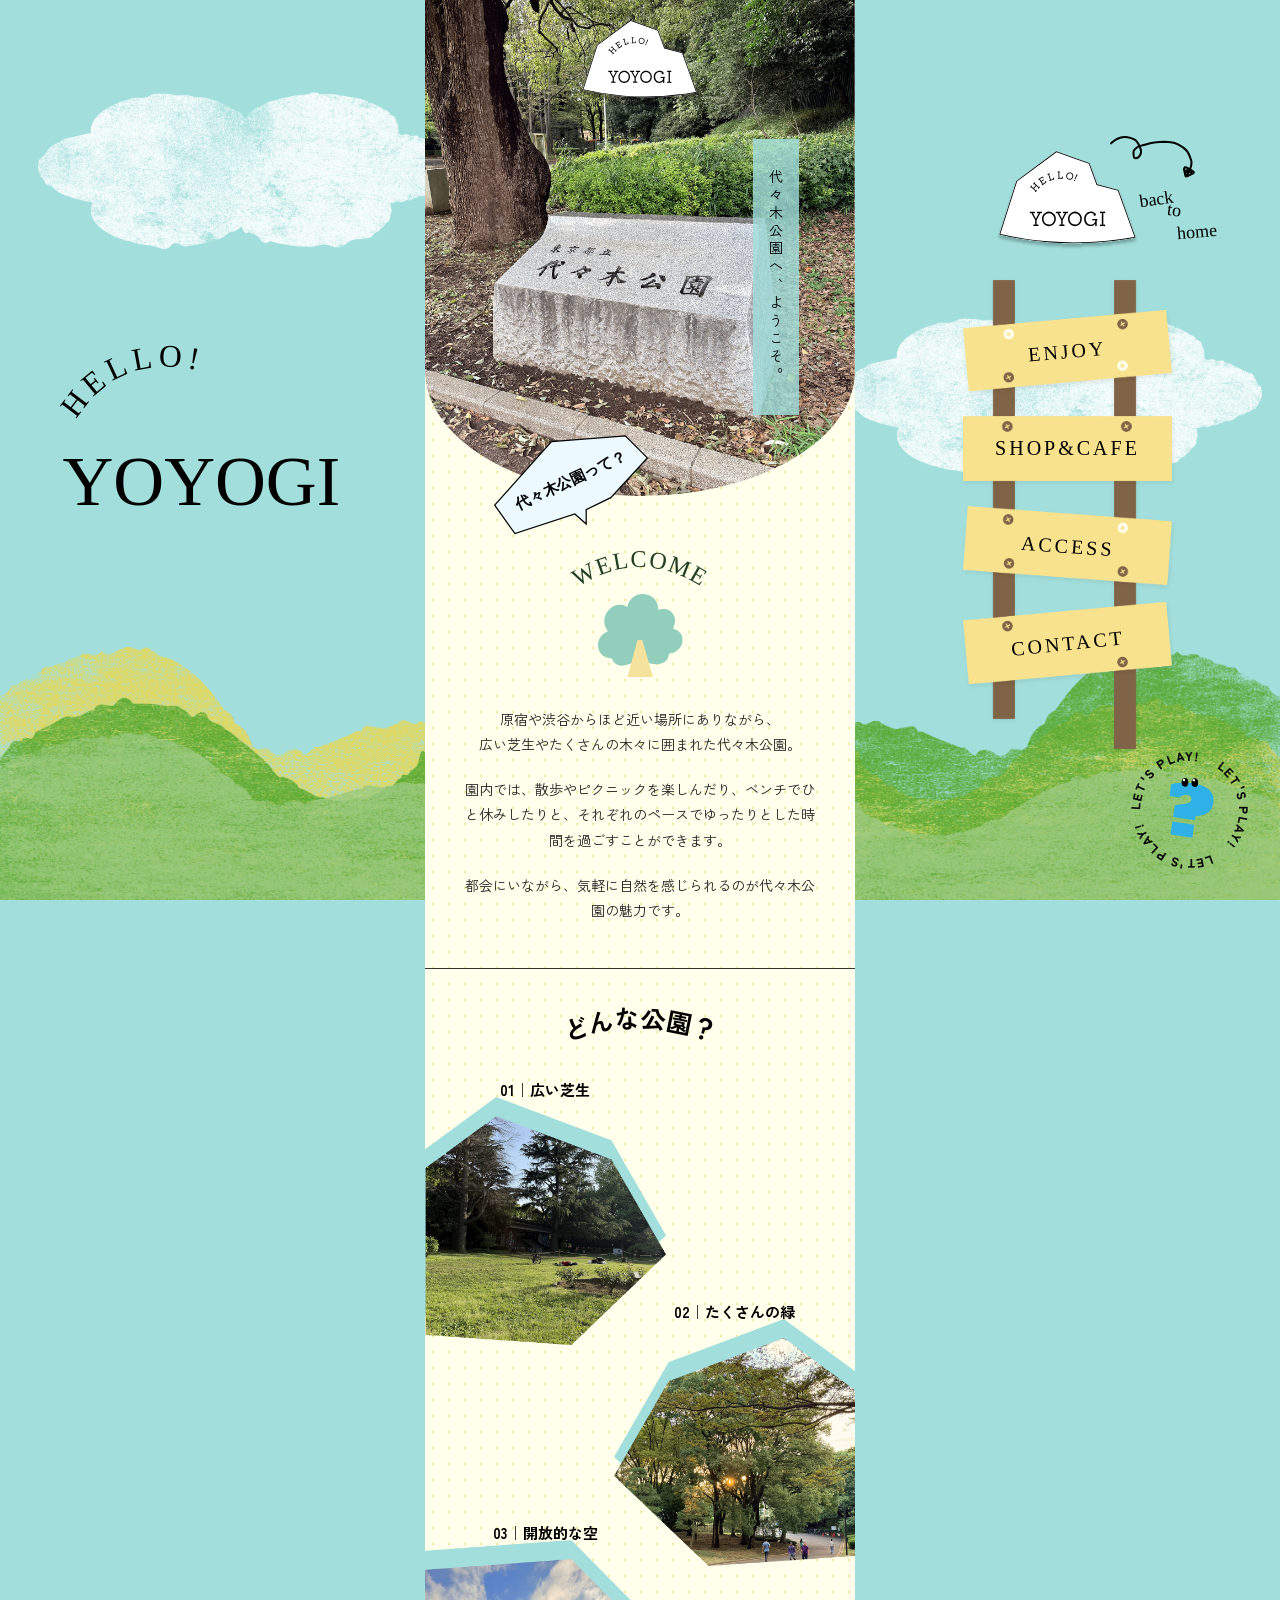
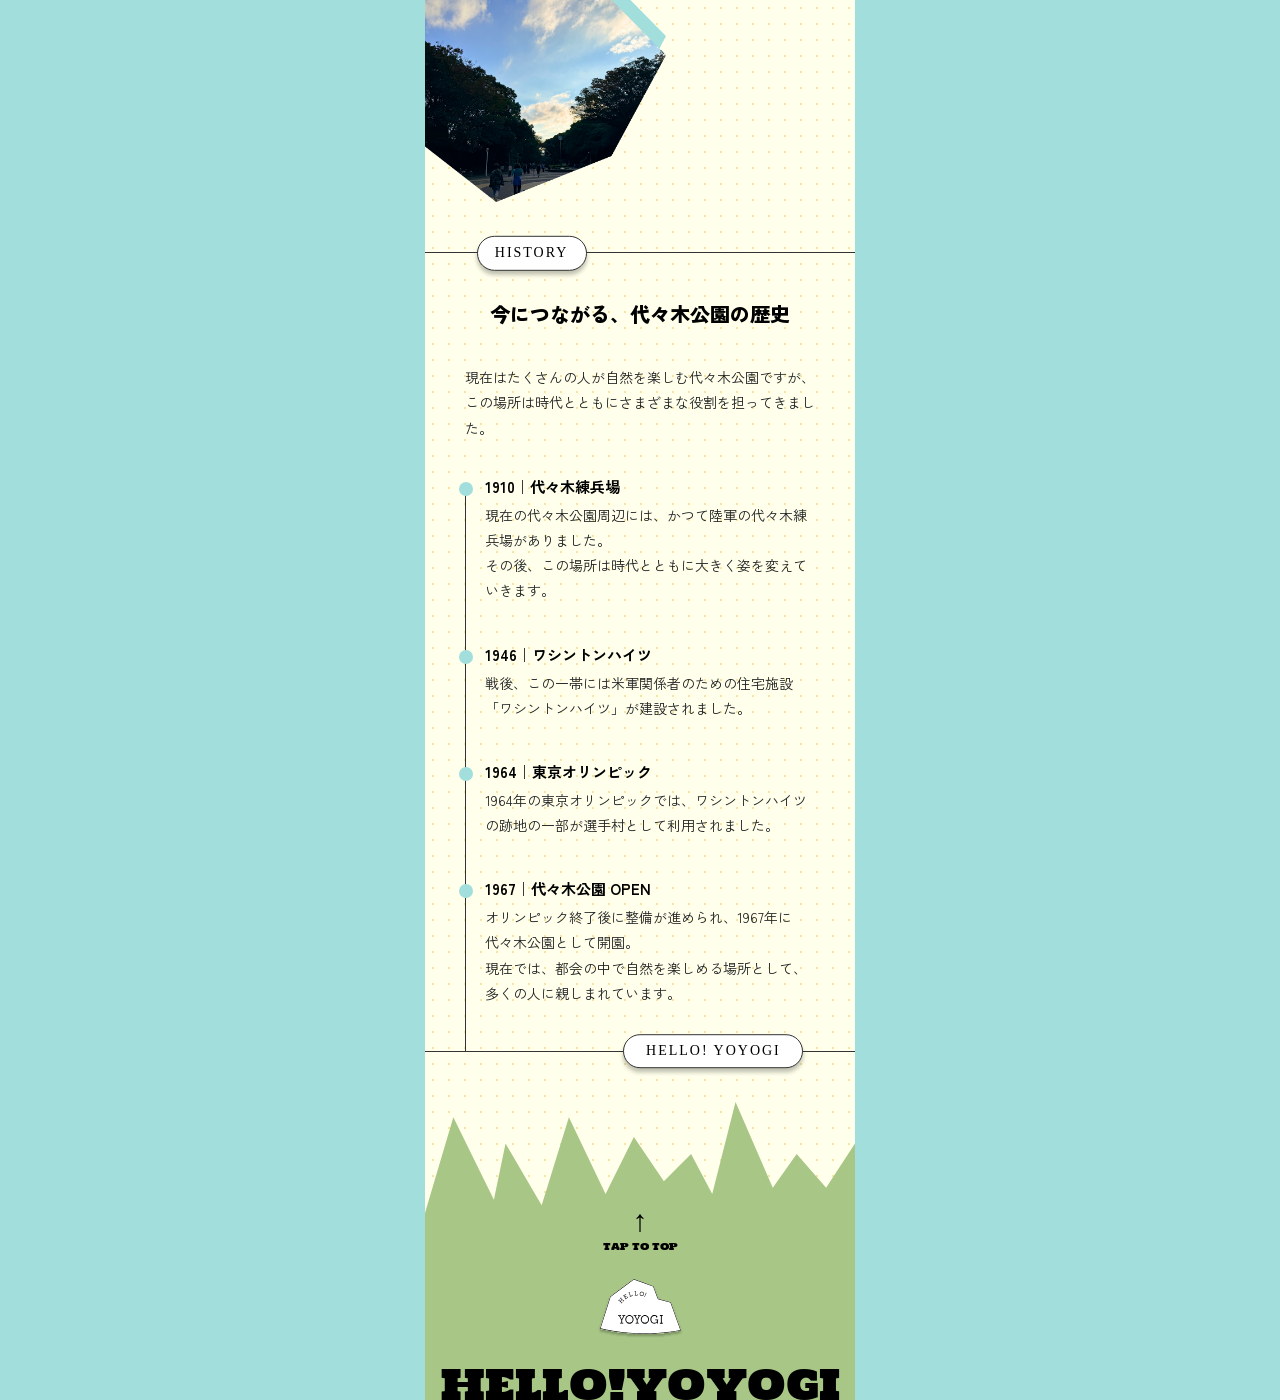
<file: index.html>
<!DOCTYPE html>
<html lang="ja">

<head>
  <meta charset="UTF-8">
  <meta name="viewport" content="width=device-width, initial-scale=1.0">
  <title>HELLO!YOYOGI | HOME</title>

  <link rel="preconnect" href="https://fonts.googleapis.com">
  <link rel="preconnect" href="https://fonts.gstatic.com" crossorigin>
  <link href="https://fonts.googleapis.com/css2?family=Holtwood+One+SC&family=IM+Fell+English:ital@0;1&family=Zen+Kaku+Gothic+New:wght@300;400;500;700;900&display=swap" rel="stylesheet">

  <link rel="stylesheet" href="css/reset.css">
  <link rel="stylesheet" href="css/style.css">
</head>

<body>

  <div class="background">

    <div class="background__logo">

      <svg class="background__hello" viewBox="0 0 300 120">

        <path id="hello-curve"
          d="M 20,110 Q 100,-20 280,60"
          fill="none">
        </path>

        <text>
          <textPath href="#hello-curve">
            HELLO!
          </textPath>
        </text>

      </svg>

      <span class="background__yoyogi">YOYOGI</span>

    </div>

    <img src="images/nav-cloud.png" alt=""
      class="background__cloud background__cloud--left">

    <img src="images/nav-cloud.png" alt=""
      class="background__cloud background__cloud--right">

    <img src="images/nav-bg.png" alt=""
      class="background__hill">

  </div>



  <nav class="side-nav">

<a href="index.html" class="side-nav__logo">
    <img src="images/nav-logo.svg" alt="HELLO! YOYOGI">

    <img src="images/nav-home-arrow.svg" alt=""
        class="home-guide__arrow">

    <span class="home-guide">
        <span>back</span>
        <span>to</span>
        <span>home</span>
    </span>
</a>

    <div class="side-nav__menu">

      <img src="images/nav-pole.svg" alt=""
        class="side-nav__pole">

      <ul class="side-nav__list">

        <li class="side-nav__item">
          <a href="enjoy.html"
            class="side-nav__link side-nav__link--enjoy">
            <span>ENJOY</span>
          </a>
        </li>

        <li class="side-nav__item">
          <a href="shop.html"
            class="side-nav__link side-nav__link--shop">
            <span>SHOP&amp;CAFE</span>
          </a>
        </li>

        <li class="side-nav__item">
          <a href="access.html"
            class="side-nav__link side-nav__link--access">
            <span>ACCESS</span>
          </a>
        </li>

        <li class="side-nav__item">
          <a href="contact.html"
            class="side-nav__link side-nav__link--contact">
            <span>CONTACT</span>
          </a>
        </li>

      </ul>

    </div>

  </nav>



  <main class="main">

<button class="mobile-menu__button" type="button"
    aria-label="メニュー" aria-expanded="false">
    <span></span>
    <span></span>
    <span></span>
</button>

    <section class="mainvisual">

      <img src="images/home-main.png" alt="代々木公園"
        class="mainvisual__image">

      <a href="index.html" class="mainvisual__logo">
        <img src="images/nav-logo.svg" alt="HELLO! YOYOGI">
      </a>

      <p class="mainvisual__text">
        代々木公園へ、ようこそ。
      </p>

      <div class="mainvisual__fukidashi">
        <span>代々木公園って？</span>
      </div>

    </section>

    <section class="welcome">

      <h1 class="welcome__title">

        <svg viewBox="0 0 200 60" aria-label="WELCOME">

          <path id="welcome-curve"
            d="M 15,50 Q 100,-10 185,50"
            fill="none">
          </path>

          <text>
            <textPath href="#welcome-curve"
              startOffset="50%" text-anchor="middle">
              WELCOME
            </textPath>
          </text>

        </svg>

      </h1>

      <img src="images/home-ill.svg" alt=""
        class="welcome__tree">

      <div class="welcome__text">

        <p>
          原宿や渋谷からほど近い場所にありながら、<br>
          広い芝生やたくさんの木々に囲まれた代々木公園。
        </p>

        <p>
          園内では、散歩やピクニックを楽しんだり、ベンチでひと休みしたりと、それぞれのペースでゆったりとした時間を過ごすことができます。
        </p>

        <p>
          都会にいながら、気軽に自然を感じられるのが代々木公園の魅力です。
        </p>

      </div>

    </section>


    <section class="about">

      <h2 class="about__title">

        <svg viewBox="0 0 200 60">

          <path id="about-curve"
            d="M 15,50 Q 100,15 185,50"
            fill="none">
          </path>

          <text>
            <textPath href="#about-curve"
              startOffset="50%" text-anchor="middle">
              どんな公園？
            </textPath>
          </text>

        </svg>

      </h2>

      <div class="about__list">

        <div class="about__item">
          <h3 class="about__name">01｜広い芝生</h3>
          <img src="images/home-lawn.png" alt="広い芝生">
        </div>

        <div class="about__item">
          <h3 class="about__name">02｜たくさんの緑</h3>
          <img src="images/home-greenery.png" alt="たくさんの緑">
        </div>

        <div class="about__item">
          <h3 class="about__name">03｜開放的な空</h3>
          <img src="images/home-sky.png" alt="開放的な空">
        </div>

      </div>

    </section>


    <section class="history">

      <h2 class="history__label">HISTORY</h2>

      <h3 class="history__title">
        今につながる、代々木公園の歴史
      </h3>

      <p class="history__intro">
        現在はたくさんの人が自然を楽しむ代々木公園ですが、この場所は時代とともにさまざまな役割を担ってきました。
      </p>

      <ul class="history__list">

        <li class="history__item">

          <h4 class="history__year">
            1910｜代々木練兵場
          </h4>

          <p>
            現在の代々木公園周辺には、かつて陸軍の代々木練兵場がありました。<br>
            その後、この場所は時代とともに大きく姿を変えていきます。
          </p>

        </li>

        <li class="history__item">

          <h4 class="history__year">
            1946｜ワシントンハイツ
          </h4>

          <p>
            戦後、この一帯には米軍関係者のための住宅施設「ワシントンハイツ」が建設されました。
          </p>

        </li>

        <li class="history__item">

          <h4 class="history__year">
            1964｜東京オリンピック
          </h4>

          <p>
            1964年の東京オリンピックでは、ワシントンハイツの跡地の一部が選手村として利用されました。
          </p>

        </li>

        <li class="history__item">

          <h4 class="history__year">
            1967｜代々木公園 OPEN
          </h4>

          <p>
            オリンピック終了後に整備が進められ、1967年に代々木公園として開園。<br>
            現在では、都会の中で自然を楽しめる場所として、多くの人に親しまれています。
          </p>

        </li>

      </ul>

      <p class="history__end">HELLO! YOYOGI</p>

    </section>

    <footer class="footer">

      <a href="#" class="footer__top">
        <span class="footer__arrow">↑</span>
        <span>TAP TO TOP</span>
      </a>

      <a href="index.html" class="footer__logo">
        <img src="images/nav-logo.svg" alt="HELLO! YOYOGI">
      </a>

      <p class="footer__title">HELLO!YOYOGI</p>

    </footer>

  </main>


<button class="game-entry" type="button" aria-label="ゲームで遊ぶ">

    <svg class="game-entry__text" viewBox="0 0 200 200">

        <path id="game-circle"
            d="M100,100 m-76,0 a76,76 0 1,1 152,0 a76,76 0 1,1 -152,0"
            fill="none">
        </path>

        <text>
            <textPath href="#game-circle" textLength="477">
                LET'S PLAY!　 LET'S PLAY!　 LET'S PLAY!　
            </textPath>
        </text>

    </svg>

    <img src="images/game-character.svg" alt=""
        class="game-entry__character">

</button>


<div class="game-modal" id="game-modal" hidden>

    <div class="game-modal__content"
        role="dialog" aria-modal="true"
        aria-label="今日、なにする？">

        <button class="game-modal__close" type="button"
            aria-label="閉じる">×</button>


        <img src="images/nav-cloud.png" alt=""
            class="game-modal__cloud game-modal__cloud--left">

        <img src="images/nav-cloud.png" alt=""
            class="game-modal__cloud game-modal__cloud--right">


        <div class="game-modal__marks">

            <img src="images/game-question.svg" alt=""
                class="game-modal__mark game-modal__mark--01">

            <img src="images/game-question.svg" alt=""
                class="game-modal__mark game-modal__mark--02">

            <img src="images/game-question.svg" alt=""
                class="game-modal__mark game-modal__mark--03">

            <img src="images/game-question.svg" alt=""
                class="game-modal__mark game-modal__mark--04">

        </div>


        <div class="game-modal__stone">

            <img src="images/game-stone.svg" alt="">

            <p class="game-modal__message" aria-live="polite">
                今日、なにする？
            </p>

        </div>


        <button class="game-modal__start" type="button"
            aria-label="スタート">

            <img src="images/game-start.svg" alt="START">

        </button>


        <img src="images/nav-bg.png" alt=""
            class="game-modal__hill">

    </div>

</div>

  <script src="js/script.js"></script>

</body>
</html>
</file>
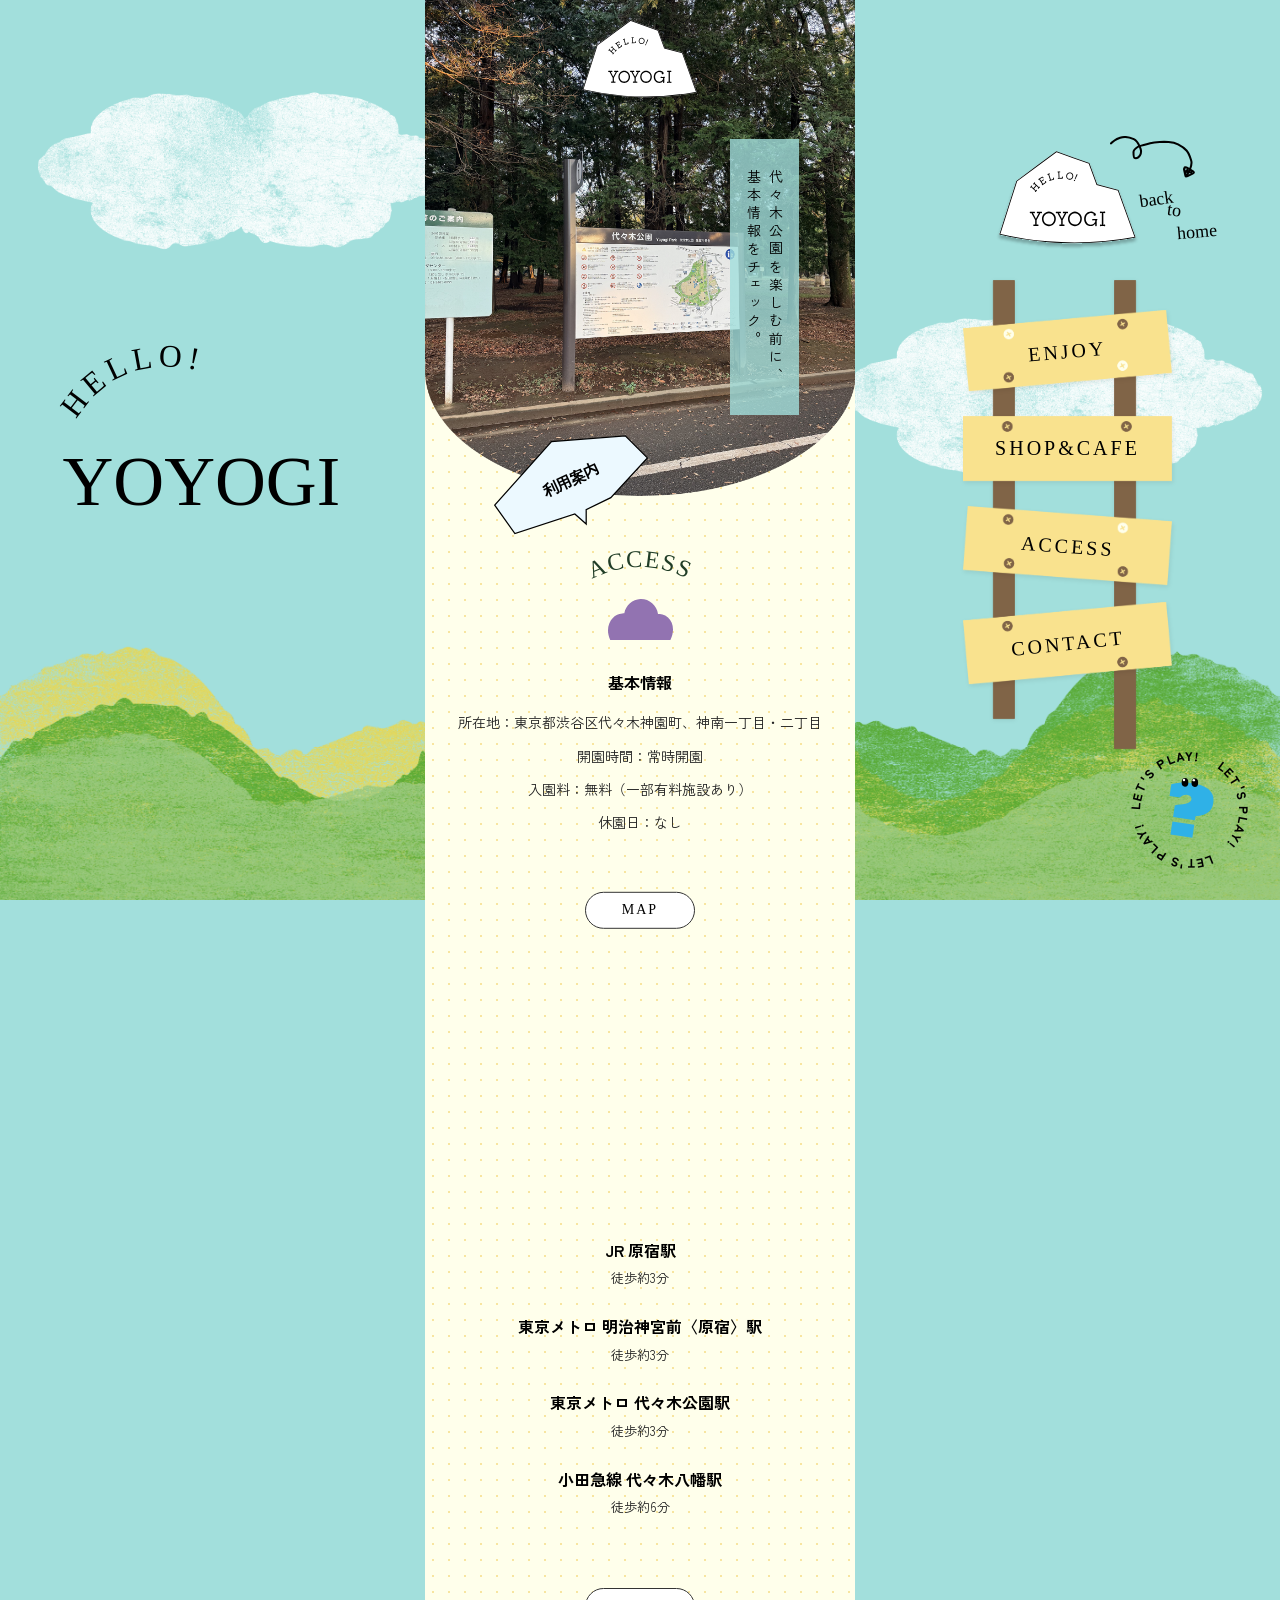
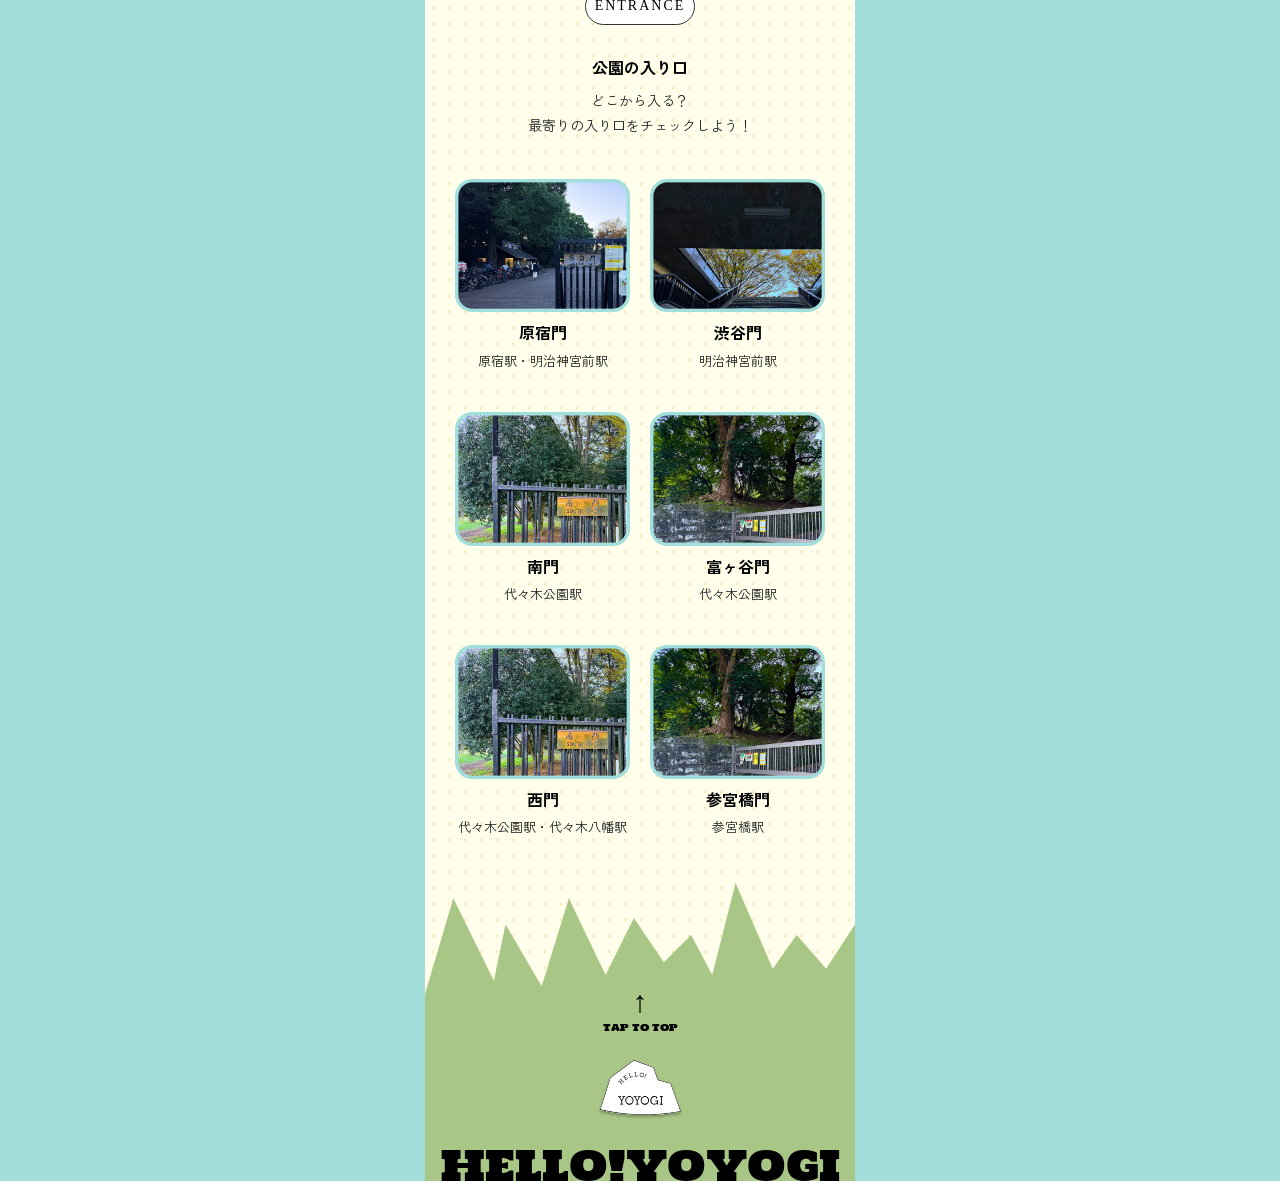
<file: access.html>
<!DOCTYPE html>
<html lang="ja">

<head>
  <meta charset="UTF-8">
  <meta name="viewport" content="width=device-width, initial-scale=1.0">
  <title>HELLO!YOYOGI | ACCESS</title>

  <link rel="preconnect" href="https://fonts.googleapis.com">
  <link rel="preconnect" href="https://fonts.gstatic.com" crossorigin>
  <link href="https://fonts.googleapis.com/css2?family=Holtwood+One+SC&family=IM+Fell+English:ital@0;1&family=Zen+Kaku+Gothic+New:wght@300;400;500;700;900&display=swap" rel="stylesheet">

  <link rel="stylesheet" href="css/reset.css">
  <link rel="stylesheet" href="css/style.css">
</head>

<body>



  <div class="background">

    <div class="background__logo">

      <svg class="background__hello" viewBox="0 0 300 120">
        <path id="hello-curve"
          d="M 20,110 Q 100,-20 280,60"
          fill="none">
        </path>

        <text>
          <textPath href="#hello-curve">
            HELLO!
          </textPath>
        </text>
      </svg>

      <span class="background__yoyogi">YOYOGI</span>

    </div>


    <img src="images/nav-cloud.png" alt=""
      class="background__cloud background__cloud--left">

    <img src="images/nav-cloud.png" alt=""
      class="background__cloud background__cloud--right">

    <img src="images/nav-bg.png" alt=""
      class="background__hill">

  </div>


  <nav class="side-nav">

<a href="index.html" class="side-nav__logo">
    <img src="images/nav-logo.svg" alt="HELLO! YOYOGI">

    <img src="images/nav-home-arrow.svg" alt=""
        class="home-guide__arrow">

    <span class="home-guide">
        <span>back</span>
        <span>to</span>
        <span>home</span>
    </span>
</a>

    <div class="side-nav__menu">

      <img src="images/nav-pole.svg" alt=""
        class="side-nav__pole">

      <ul class="side-nav__list">

        <li class="side-nav__item">
          <a href="enjoy.html"
            class="side-nav__link side-nav__link--enjoy">
            <span>ENJOY</span>
          </a>
        </li>

        <li class="side-nav__item">
          <a href="shop.html"
            class="side-nav__link side-nav__link--shop">
            <span>SHOP&amp;CAFE</span>
          </a>
        </li>

        <li class="side-nav__item">
          <a href="access.html"
            class="side-nav__link side-nav__link--access">
            <span>ACCESS</span>
          </a>
        </li>

        <li class="side-nav__item">
          <a href="contact.html"
            class="side-nav__link side-nav__link--contact">
            <span>CONTACT</span>
          </a>
        </li>

      </ul>

    </div>

  </nav>


  <main class="main">

<button class="mobile-menu__button" type="button" aria-label="メニュー" aria-expanded="false">
    <span></span>
    <span></span>
    <span></span>
</button>

  <section class="mainvisual">

    <img src="images/access-main.png"
      alt="代々木公園"
      class="mainvisual__image">

    <a href="index.html" class="mainvisual__logo">
      <img src="images/nav-logo.svg" alt="HELLO! YOYOGI">
    </a>

    <p class="mainvisual__text">
      代々木公園を楽しむ前に、<br>
      基本情報をチェック。
    </p>

    <div class="mainvisual__fukidashi">
      <span>利用案内</span>
    </div>

  </section>

  <section class="access-intro">

    <h1 class="access-intro__title">

      <svg viewBox="0 0 200 60">
        <path id="access-curve"
          d="M 15,50 Q 100,-10 185,50"
          fill="none">
        </path>

        <text>
          <textPath href="#access-curve"
            startOffset="50%" text-anchor="middle">
            ACCESS
          </textPath>
        </text>
      </svg>

    </h1>

    <img src="images/access-ill.svg" alt=""
      class="access-intro__ill">

    <h2 class="access-intro__heading">基本情報</h2>

    <div class="access-intro__info">

      <p>所在地：東京都渋谷区代々木神園町、神南一丁目・二丁目</p>

      <p>開園時間：常時開園</p>

      <p>入園料：無料（一部有料施設あり）</p>

      <p>休園日：なし</p>

    </div>

  </section>

  <section class="access-map">

    <div class="access-map__visual">

      <h2 class="access-map__title">MAP</h2>

<iframe
  class="access-map__image"
  src="https://maps.google.com/maps?q=代々木公園&t=&z=15&ie=UTF8&iwloc=&output=embed"
  style="border:0;"
  allowfullscreen
  loading="lazy"
  title="代々木公園の地図">
</iframe>

    </div>

    <ul class="access-map__stations">

      <li class="access-map__station">
        <h3>JR 原宿駅</h3>
        <p>徒歩約3分</p>
      </li>

      <li class="access-map__station">
        <h3>東京メトロ 明治神宮前〈原宿〉駅</h3>
        <p>徒歩約3分</p>
      </li>

      <li class="access-map__station">
        <h3>東京メトロ 代々木公園駅</h3>
        <p>徒歩約3分</p>
      </li>

      <li class="access-map__station">
        <h3>小田急線 代々木八幡駅</h3>
        <p>徒歩約6分</p>
      </li>

    </ul>

  </section>

  <section class="access-entrance">

  <h2 class="access-entrance__title">ENTRANCE</h2>

  <h3 class="access-entrance__heading">公園の入り口</h3>

  <p class="access-entrance__text">
    どこから入る？<br>
    最寄りの入り口をチェックしよう！
  </p>

  <ul class="access-entrance__list">

    <li class="access-entrance__item">
      <img src="images/access-harajuku.png" alt="原宿門">
      <h4>原宿門</h4>
      <p>原宿駅・明治神宮前駅</p>
    </li>

    <li class="access-entrance__item">
      <img src="images/access-shibuya.png" alt="渋谷門">
      <h4>渋谷門</h4>
      <p>明治神宮前駅</p>
    </li>

    <li class="access-entrance__item">
      <img src="images/access-south.png" alt="南門">
      <h4>南門</h4>
      <p>代々木公園駅</p>
    </li>

    <li class="access-entrance__item">
      <img src="images/access-tomigaya.png" alt="富ヶ谷門">
      <h4>富ヶ谷門</h4>
      <p>代々木公園駅</p>
    </li>

    <li class="access-entrance__item">
      <img src="images/access-west.png" alt="西門">
      <h4>西門</h4>
      <p>代々木公園駅・代々木八幡駅</p>
    </li>

    <li class="access-entrance__item">
      <img src="images/access-sankou.png" alt="参宮橋門">
      <h4>参宮橋門</h4>
      <p>参宮橋駅</p>
    </li>

  </ul>

</section>


  <!-- FOOTER -->
  <footer class="footer">

    <a href="#" class="footer__top">
      <span class="footer__arrow">↑</span>
      <span>TAP TO TOP</span>
    </a>

    <a href="index.html" class="footer__logo">
      <img src="images/nav-logo.svg" alt="HELLO! YOYOGI">
    </a>

    <p class="footer__title">HELLO!YOYOGI</p>

  </footer>

</main>

<!-- =========================
     GAME ENTRY
========================= -->

<button class="game-entry" type="button" aria-label="ゲームで遊ぶ">

    <svg class="game-entry__text" viewBox="0 0 200 200">

        <path id="game-circle"
            d="M100,100 m-76,0 a76,76 0 1,1 152,0 a76,76 0 1,1 -152,0"
            fill="none">
        </path>

        <text>
            <textPath href="#game-circle" textLength="477">
                LET'S PLAY!　 LET'S PLAY!　 LET'S PLAY!　
            </textPath>
        </text>

    </svg>

    <img src="images/game-character.svg" alt=""
        class="game-entry__character">

</button>


<!-- =========================
     GAME MODAL
========================= -->

<div class="game-modal" id="game-modal" hidden>

    <div class="game-modal__content"
        role="dialog" aria-modal="true"
        aria-label="今日、なにする？">

        <button class="game-modal__close" type="button"
            aria-label="閉じる">×</button>

        <img src="images/nav-cloud.png" alt=""
            class="game-modal__cloud game-modal__cloud--left">

        <img src="images/nav-cloud.png" alt=""
            class="game-modal__cloud game-modal__cloud--right">


        <div class="game-modal__marks">

            <img src="images/game-question.svg" alt=""
                class="game-modal__mark game-modal__mark--01">

            <img src="images/game-question.svg" alt=""
                class="game-modal__mark game-modal__mark--02">

            <img src="images/game-question.svg" alt=""
                class="game-modal__mark game-modal__mark--03">

            <img src="images/game-question.svg" alt=""
                class="game-modal__mark game-modal__mark--04">

        </div>


        <div class="game-modal__stone">

            <img src="images/game-stone.svg" alt="">

            <p class="game-modal__message" aria-live="polite">
                今日、なにする？
            </p>

        </div>


        <button class="game-modal__start" type="button"
            aria-label="スタート">

            <img src="images/game-start.svg" alt="START">

        </button>


        <img src="images/nav-bg.png" alt=""
            class="game-modal__hill">

    </div>

</div>

  <script src="js/script.js"></script>

</body>
</html>
</file>
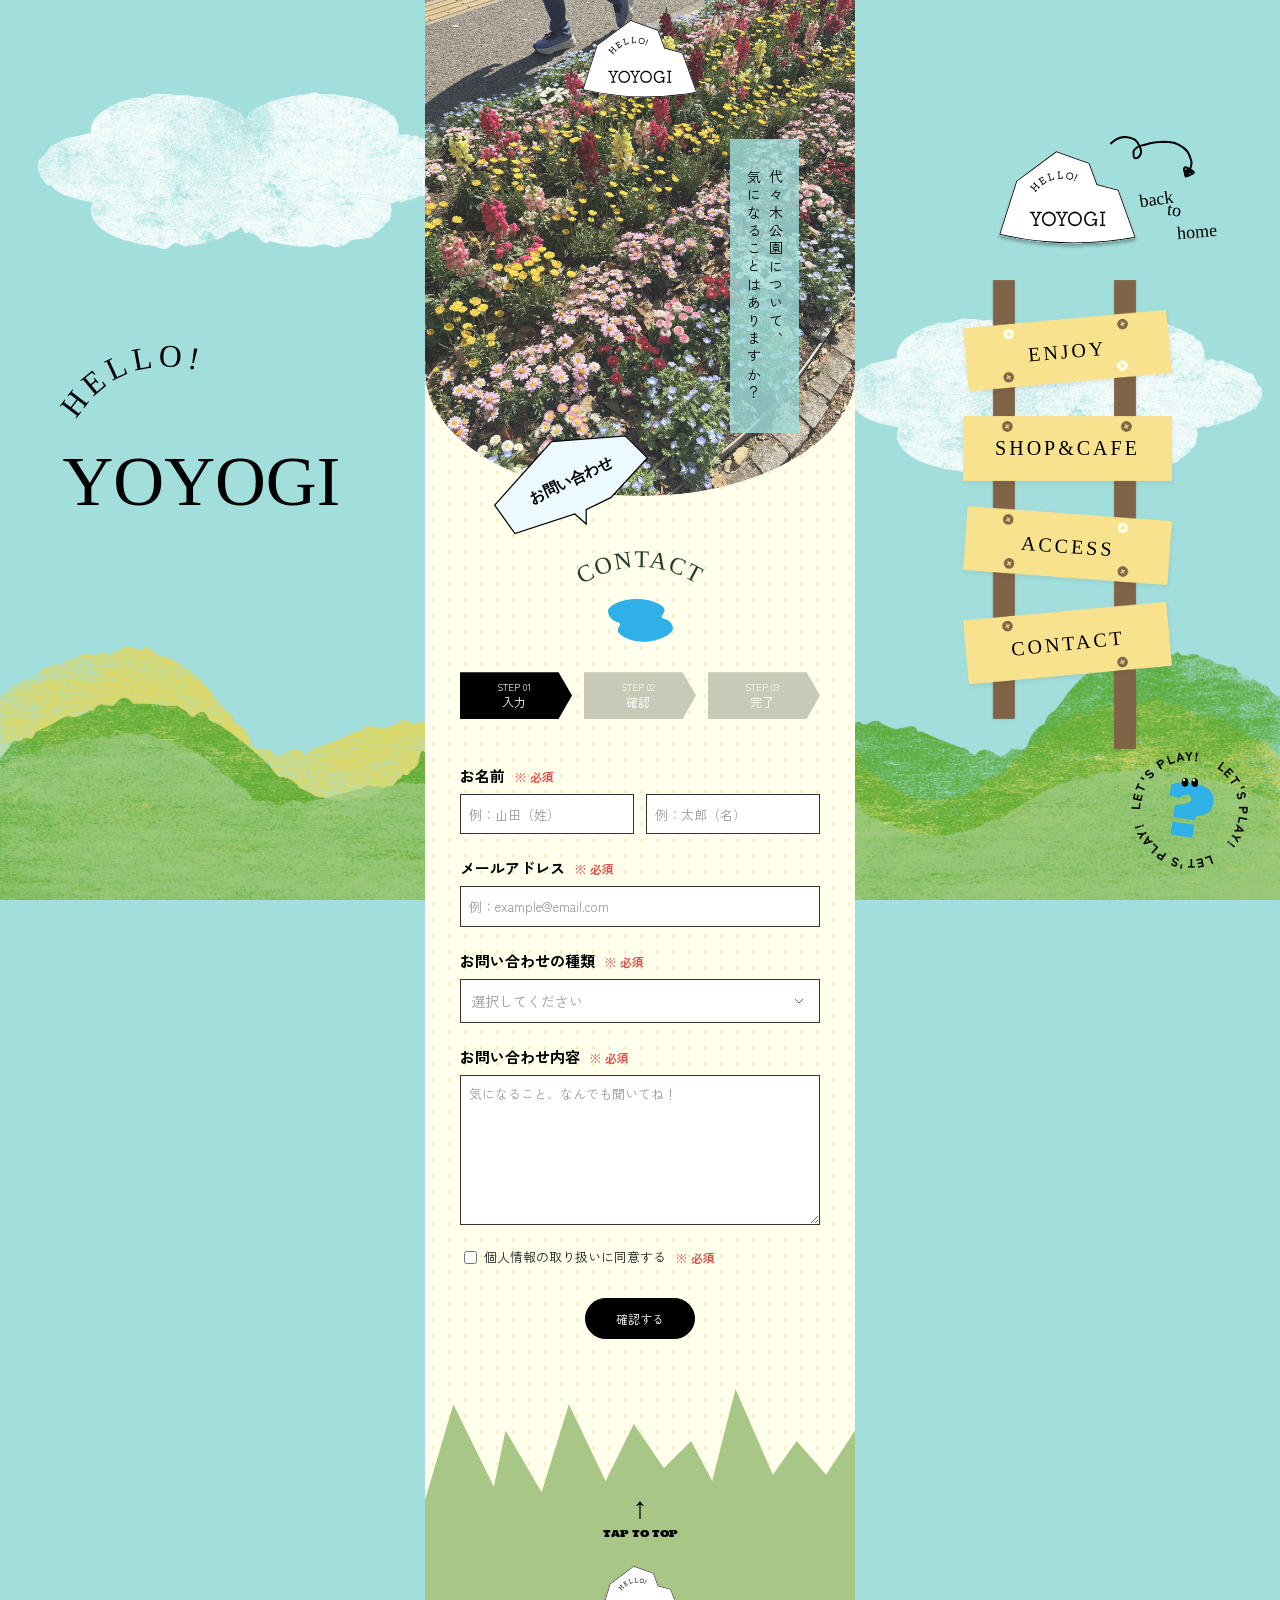
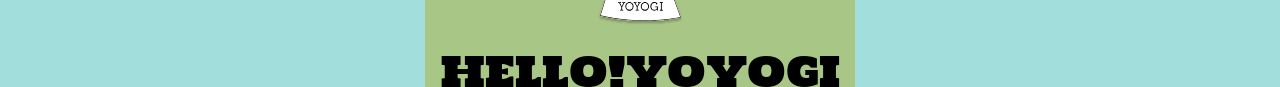
<file: contact.html>
<!DOCTYPE html>
<html lang="ja">

<head>
  <meta charset="UTF-8">
  <meta name="viewport" content="width=device-width, initial-scale=1.0">
  <title>HELLO!YOYOGI | CONTACT</title>

  <link rel="preconnect" href="https://fonts.googleapis.com">
  <link rel="preconnect" href="https://fonts.gstatic.com" crossorigin>
  <link href="https://fonts.googleapis.com/css2?family=Holtwood+One+SC&family=IM+Fell+English:ital@0;1&family=Zen+Kaku+Gothic+New:wght@300;400;500;700;900&display=swap" rel="stylesheet">

  <link rel="stylesheet" href="css/reset.css">
  <link rel="stylesheet" href="css/style.css">
</head>

<body>



  <div class="background">

    <div class="background__logo">

      <svg class="background__hello" viewBox="0 0 300 120">
        <path id="hello-curve"
          d="M 20,110 Q 100,-20 280,60"
          fill="none">
        </path>

        <text>
          <textPath href="#hello-curve">
            HELLO!
          </textPath>
        </text>
      </svg>

      <span class="background__yoyogi">YOYOGI</span>

    </div>

    <img src="images/nav-cloud.png" alt=""
      class="background__cloud background__cloud--left">

    <img src="images/nav-cloud.png" alt=""
      class="background__cloud background__cloud--right">

    <img src="images/nav-bg.png" alt=""
      class="background__hill">

  </div>


  <nav class="side-nav">

<a href="index.html" class="side-nav__logo">
    <img src="images/nav-logo.svg" alt="HELLO! YOYOGI">

    <img src="images/nav-home-arrow.svg" alt=""
        class="home-guide__arrow">

    <span class="home-guide">
        <span>back</span>
        <span>to</span>
        <span>home</span>
    </span>
</a>

    <div class="side-nav__menu">

      <img src="images/nav-pole.svg" alt=""
        class="side-nav__pole">

      <ul class="side-nav__list">

        <li class="side-nav__item">
          <a href="enjoy.html"
            class="side-nav__link side-nav__link--enjoy">
            <span>ENJOY</span>
          </a>
        </li>

        <li class="side-nav__item">
          <a href="shop.html"
            class="side-nav__link side-nav__link--shop">
            <span>SHOP&amp;CAFE</span>
          </a>
        </li>

        <li class="side-nav__item">
          <a href="access.html"
            class="side-nav__link side-nav__link--access">
            <span>ACCESS</span>
          </a>
        </li>

        <li class="side-nav__item">
          <a href="contact.html"
            class="side-nav__link side-nav__link--contact">
            <span>CONTACT</span>
          </a>
        </li>

      </ul>

    </div>

  </nav>



  <main class="main">

<button class="mobile-menu__button" type="button" aria-label="メニュー" aria-expanded="false">
    <span></span>
    <span></span>
    <span></span>
</button>

  <section class="mainvisual">

    <img src="images/contact-main.png"
      alt="代々木公園の花壇"
      class="mainvisual__image">

    <a href="index.html" class="mainvisual__logo">
      <img src="images/nav-logo.svg" alt="HELLO! YOYOGI">
    </a>

    <p class="mainvisual__text">
      代々木公園について、<br>
      気になることはありますか？
    </p>

    <div class="mainvisual__fukidashi">
      <span>お問い合わせ</span>
    </div>

  </section>

  <section class="contact">

    <h1 class="contact__title">

      <svg viewBox="0 0 200 60">
        <path id="contact-curve"
          d="M 15,50 Q 100,-10 185,50"
          fill="none">
        </path>

        <text>
          <textPath href="#contact-curve"
            startOffset="50%" text-anchor="middle">
            CONTACT
          </textPath>
        </text>
      </svg>

    </h1>

    <img src="images/contact-ill.svg"
      alt="" class="contact__ill">

    <ol class="contact__steps">

      <li class="contact__step is-active">
        <span>STEP 01</span>
        入力
      </li>

      <li class="contact__step">
        <span>STEP 02</span>
        確認
      </li>

      <li class="contact__step">
        <span>STEP 03</span>
        完了
      </li>

    </ol>


    <!-- STEP 01 -->
    <form class="contact__form"
      id="contact-form" novalidate>

      <div class="contact__field">

        <label class="contact__label" for="last-name">
          お名前
          <span class="contact__required">※ 必須</span>
        </label>

        <div class="contact__name">

          <input type="text"
  id="last-name"
  name="last-name"
  placeholder="例：山田（姓）"
  aria-label="姓"
  autocomplete="family-name"
  required>

<input type="text"
  id="first-name"
  name="first-name"
  placeholder="例：太郎（名）"
  aria-label="名"
  autocomplete="given-name"
  required>

        </div>

        <p class="contact__error" id="name-error"></p>

      </div>

      <div class="contact__field">

        <label class="contact__label" for="email">
          メールアドレス
          <span class="contact__required">※ 必須</span>
        </label>

        <input type="email"
  id="email"
  name="email"
  placeholder="例：example@email.com"
  autocomplete="email"
  required>

        <p class="contact__error" id="email-error"></p>

      </div>


<div class="contact__field">

  <label class="contact__label" for="category">
    お問い合わせの種類
    <span class="contact__required">※ 必須</span>
  </label>

  <select id="category" name="category" required>

    <option value="" disabled selected>選択してください</option>
    <option value="公園について">公園について</option>
    <option value="楽しみ方について">楽しみ方について</option>
    <option value="売店・カフェについて">売店・カフェについて</option>
    <option value="アクセスについて">アクセスについて</option>
    <option value="園内施設について">園内施設について</option>
    <option value="その他">その他</option>

  </select>

  <p class="contact__error" id="category-error"></p>

</div>


<div class="contact__field">

  <label class="contact__label" for="message">
    お問い合わせ内容
    <span class="contact__required">※ 必須</span>
  </label>

  <textarea id="message"
    name="message"
    placeholder="気になること、なんでも聞いてね！"
    required></textarea>

  <p class="contact__error" id="message-error"></p>

</div>


      <!-- 同意 -->
      <div class="contact__field">

        <label class="contact__privacy">

          <input type="checkbox"
            id="privacy"
            required>

          個人情報の取り扱いに同意する

          <span class="contact__required">※ 必須</span>

        </label>

        <p class="contact__error" id="privacy-error"></p>

      </div>


      <button type="submit" class="contact__button">
        確認する
      </button>

    </form>


    <!-- STEP 02-->
    <div class="contact__confirm" id="contact-confirm" hidden>

      <p class="contact__message">
        入力内容をご確認ください。
      </p>

      <dl class="contact__details">

        <dt>お名前</dt>
        <dd id="confirm-name"></dd>

        <dt>メールアドレス</dt>
        <dd id="confirm-email"></dd>

        <dt>お問い合わせの種類</dt>
<dd id="confirm-category"></dd>

        <dt>お問い合わせ内容</dt>
        <dd id="confirm-message"></dd>

      </dl>

      <div class="contact__buttons">

        <button type="button"
          class="contact__button contact__button--back"
          id="contact-back">
          戻る
        </button>

        <button type="button"
          class="contact__button"
          id="contact-send">
          送信する
        </button>

      </div>

    </div>


    <!-- STEP 03-->
    <div class="contact__complete" id="contact-complete" hidden>

      <h2>入力内容の確認が完了しました。</h2>

      <p>
        お問い合わせフォームをご利用いただき、<br>
        ありがとうございます。
      </p>

      <p>※ このフォームは制作課題用です。</p>

      <a href="index.html" class="contact__button">
        TOPへ戻る
      </a>

    </div>

  </section>


  <footer class="footer">

    <a href="#" class="footer__top">
      <span class="footer__arrow">↑</span>
      <span>TAP TO TOP</span>
    </a>

    <a href="index.html" class="footer__logo">
      <img src="images/nav-logo.svg" alt="HELLO! YOYOGI">
    </a>

    <p class="footer__title">HELLO!YOYOGI</p>

  </footer>

</main>

<!-- =========================
     GAME ENTRY
========================= -->

<button class="game-entry" type="button" aria-label="ゲームで遊ぶ">

    <svg class="game-entry__text" viewBox="0 0 200 200">

        <path id="game-circle"
            d="M100,100 m-76,0 a76,76 0 1,1 152,0 a76,76 0 1,1 -152,0"
            fill="none">
        </path>

        <text>
            <textPath href="#game-circle" textLength="477">
                LET'S PLAY!　 LET'S PLAY!　 LET'S PLAY!　
            </textPath>
        </text>

    </svg>

    <img src="images/game-character.svg" alt=""
        class="game-entry__character">

</button>


<!-- =========================
     GAME MODAL
========================= -->

<div class="game-modal" id="game-modal" hidden>

    <div class="game-modal__content"
        role="dialog" aria-modal="true"
        aria-label="今日、なにする？">

        <button class="game-modal__close" type="button"
            aria-label="閉じる">×</button>


        <img src="images/nav-cloud.png" alt=""
            class="game-modal__cloud game-modal__cloud--left">

        <img src="images/nav-cloud.png" alt=""
            class="game-modal__cloud game-modal__cloud--right">


        <div class="game-modal__marks">

            <img src="images/game-question.svg" alt=""
                class="game-modal__mark game-modal__mark--01">

            <img src="images/game-question.svg" alt=""
                class="game-modal__mark game-modal__mark--02">

            <img src="images/game-question.svg" alt=""
                class="game-modal__mark game-modal__mark--03">

            <img src="images/game-question.svg" alt=""
                class="game-modal__mark game-modal__mark--04">

        </div>


        <div class="game-modal__stone">

            <img src="images/game-stone.svg" alt="">

            <p class="game-modal__message" aria-live="polite">
                今日、なにする？
            </p>

        </div>


        <button class="game-modal__start" type="button"
            aria-label="スタート">

            <img src="images/game-start.svg" alt="START">

        </button>


        <img src="images/nav-bg.png" alt=""
            class="game-modal__hill">

    </div>

</div>

  <script src="js/script.js"></script>

</body>
</html>
</file>
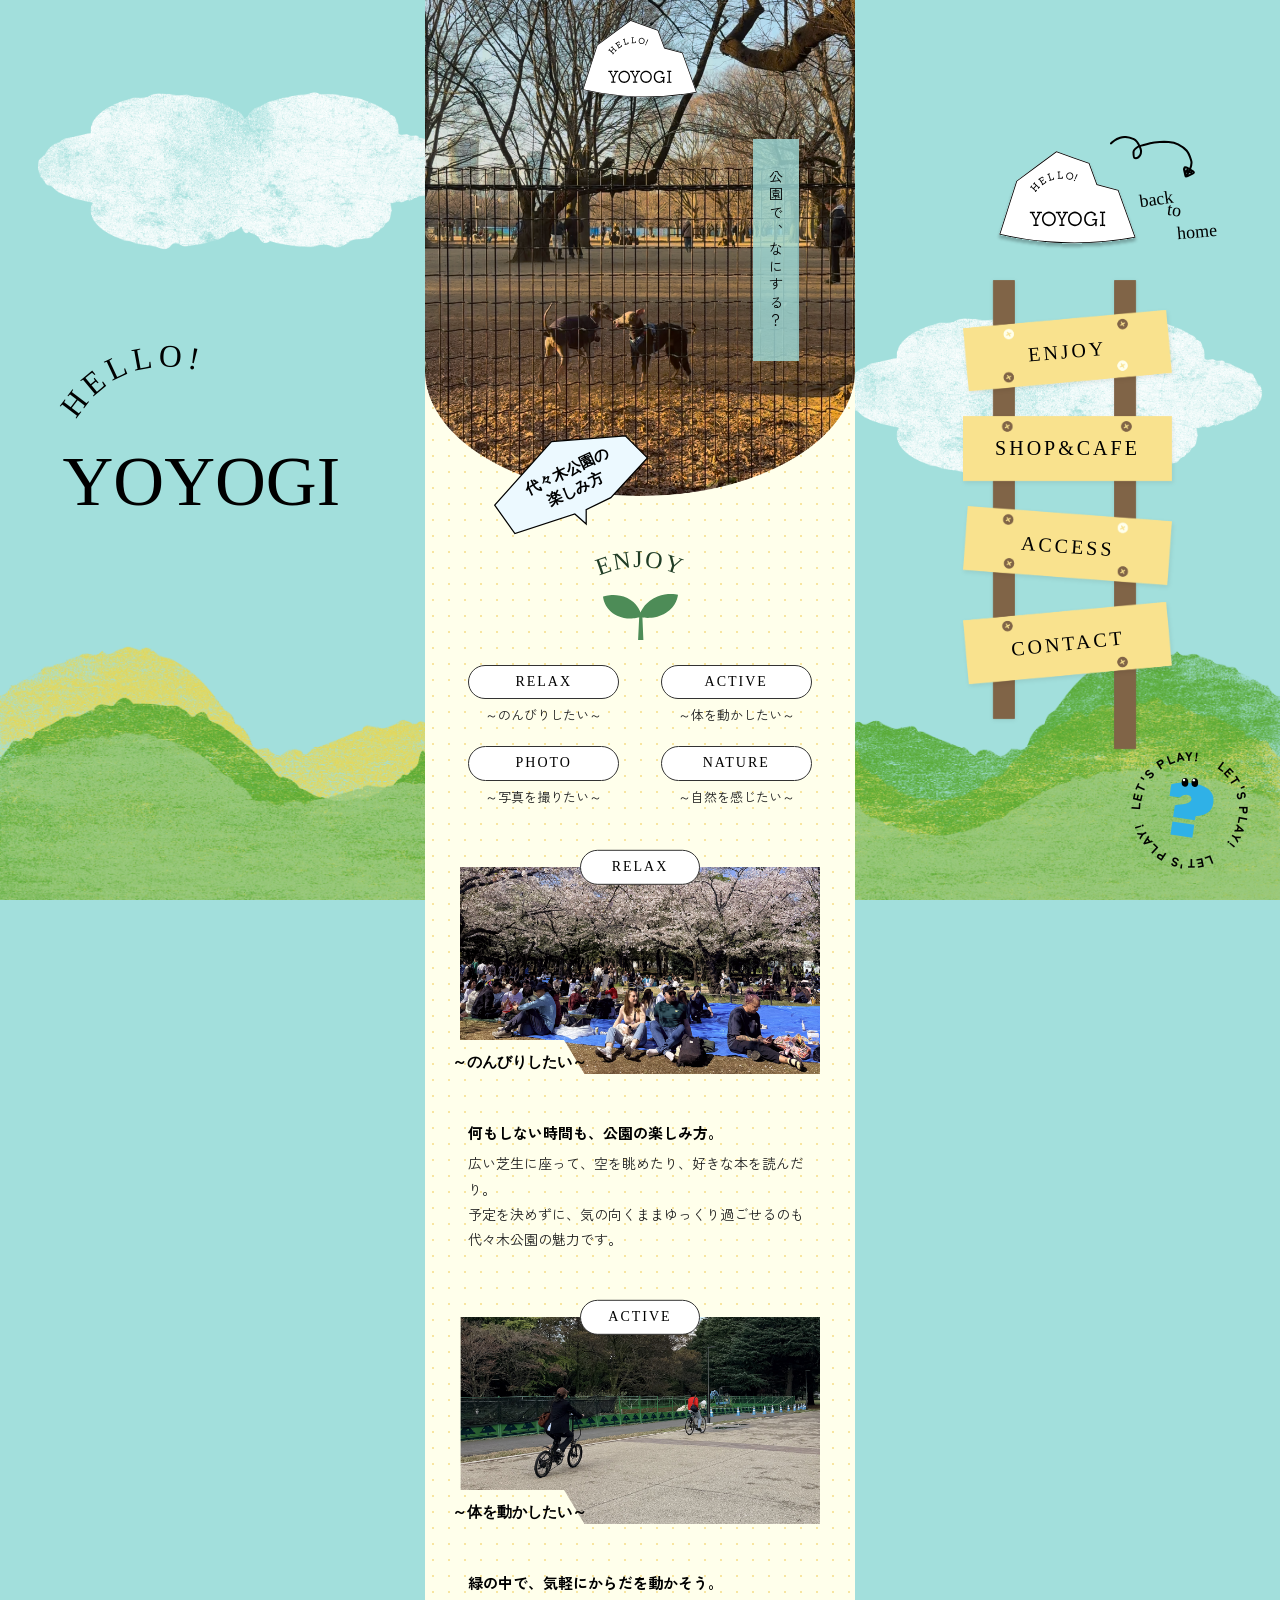
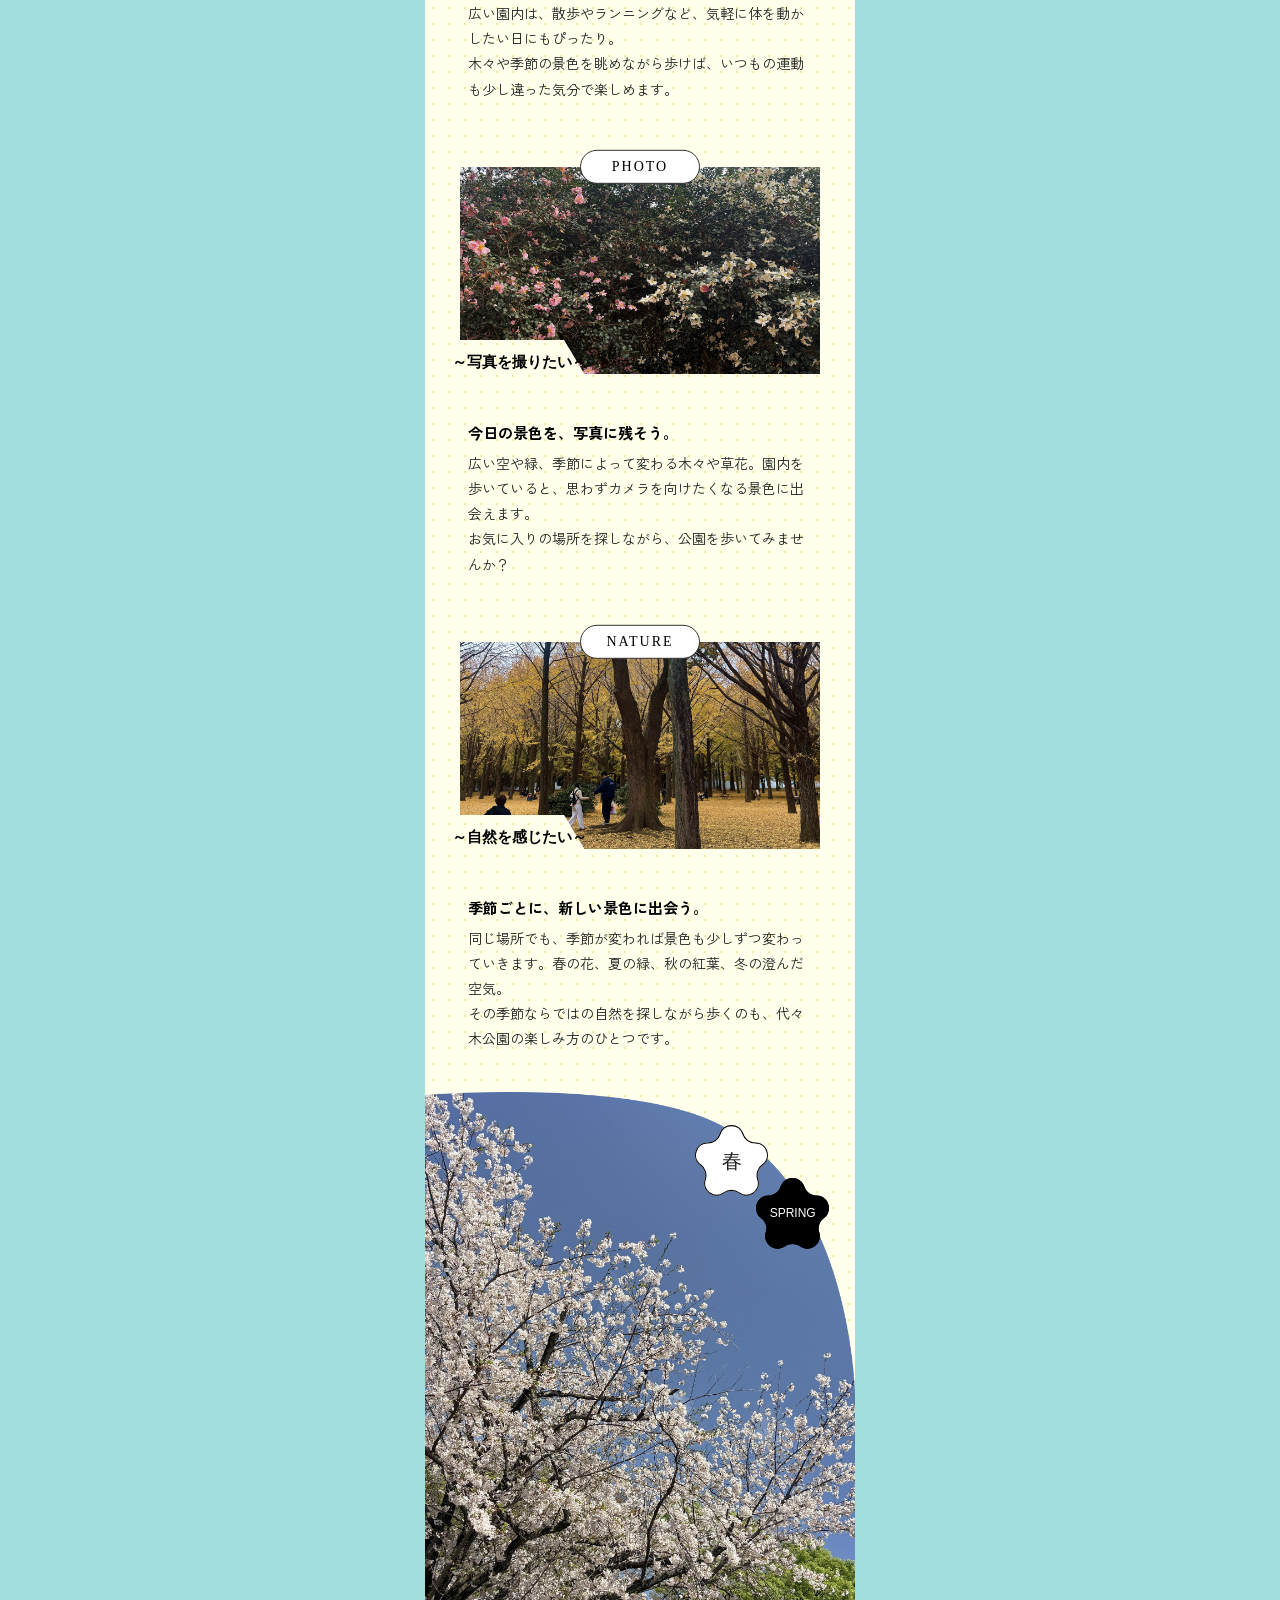
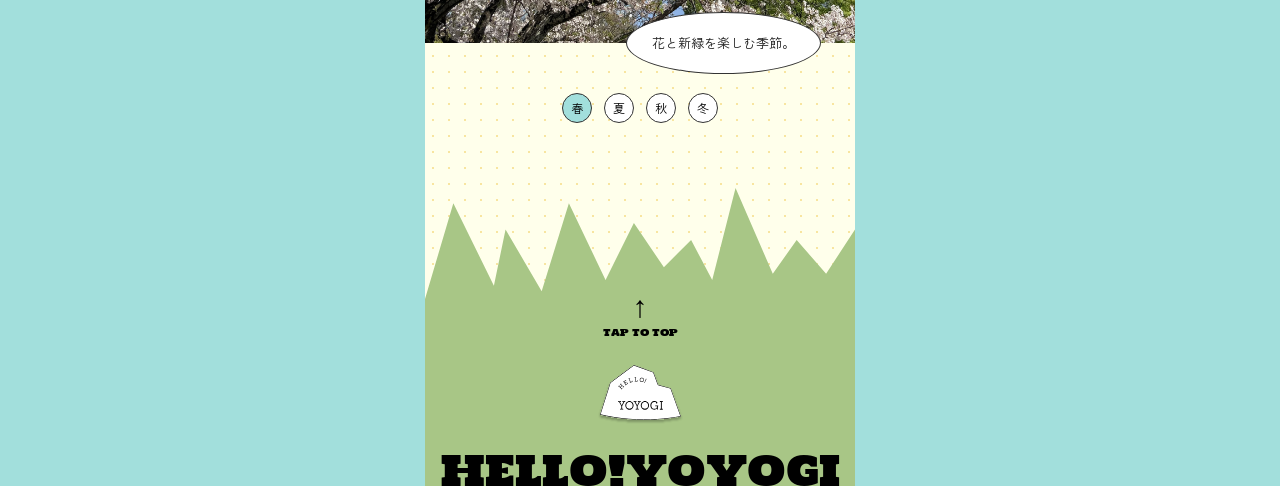
<file: enjoy.html>
<!DOCTYPE html>
<html lang="ja">

<head>
  <meta charset="UTF-8">
  <meta name="viewport" content="width=device-width, initial-scale=1.0">
  <title>HELLO!YOYOGI | ENJOY</title>

  <link rel="preconnect" href="https://fonts.googleapis.com">
  <link rel="preconnect" href="https://fonts.gstatic.com" crossorigin>
  <link href="https://fonts.googleapis.com/css2?family=Holtwood+One+SC&family=IM+Fell+English:ital@0;1&family=Zen+Kaku+Gothic+New:wght@300;400;500;700;900&display=swap" rel="stylesheet">

  <link rel="stylesheet" href="css/reset.css">
  <link rel="stylesheet" href="css/style.css">
</head>

<body>


  <div class="background">

    <div class="background__logo">

      <svg class="background__hello" viewBox="0 0 300 120">
        <path id="hello-curve"
          d="M 20,110 Q 100,-20 280,60"
          fill="none">
        </path>

        <text>
          <textPath href="#hello-curve">
            HELLO!
          </textPath>
        </text>
      </svg>

      <span class="background__yoyogi">YOYOGI</span>

    </div>

    <img src="images/nav-cloud.png" alt=""
      class="background__cloud background__cloud--left">

    <img src="images/nav-cloud.png" alt=""
      class="background__cloud background__cloud--right">

    <img src="images/nav-bg.png" alt=""
      class="background__hill">

  </div>

  <nav class="side-nav">

<a href="index.html" class="side-nav__logo">
    <img src="images/nav-logo.svg" alt="HELLO! YOYOGI">

    <img src="images/nav-home-arrow.svg" alt=""
        class="home-guide__arrow">

    <span class="home-guide">
        <span>back</span>
        <span>to</span>
        <span>home</span>
    </span>
</a>

    <div class="side-nav__menu">

      <img src="images/nav-pole.svg" alt=""
        class="side-nav__pole">

      <ul class="side-nav__list">

        <li class="side-nav__item">
          <a href="enjoy.html"
            class="side-nav__link side-nav__link--enjoy">
            <span>ENJOY</span>
          </a>
        </li>

        <li class="side-nav__item">
          <a href="shop.html"
            class="side-nav__link side-nav__link--shop">
            <span>SHOP&amp;CAFE</span>
          </a>
        </li>

        <li class="side-nav__item">
          <a href="access.html"
            class="side-nav__link side-nav__link--access">
            <span>ACCESS</span>
          </a>
        </li>

        <li class="side-nav__item">
          <a href="contact.html"
            class="side-nav__link side-nav__link--contact">
            <span>CONTACT</span>
          </a>
        </li>

      </ul>

    </div>

  </nav>

  <main class="main">

<button class="mobile-menu__button" type="button" aria-label="メニュー" aria-expanded="false">
    <span></span>
    <span></span>
    <span></span>
</button>

    <section class="mainvisual mainvisual--enjoy">

      <img src="images/enjoy-main.png" alt="代々木公園"
        class="mainvisual__image">

      <a href="index.html" class="mainvisual__logo">
        <img src="images/nav-logo.svg" alt="HELLO! YOYOGI">
      </a>

      <p class="mainvisual__text">
        公園で、なにする？
      </p>

<div class="mainvisual__fukidashi">
  <span>代々木公園の<br>楽しみ方</span>
</div>

    </section>


    <section class="enjoy-menu">

      <h1 class="welcome__title">

        <svg viewBox="0 0 200 60">

          <path id="enjoy-curve"
            d="M 15,50 Q 100,-10 185,50"
            fill="none">
          </path>

          <text>
            <textPath href="#enjoy-curve"
              startOffset="50%" text-anchor="middle">
              ENJOY
            </textPath>
          </text>

        </svg>

      </h1>

      <img src="images/enjoy-ill.svg" alt=""
        class="enjoy-menu__ill">

      <ul class="enjoy-menu__list">

        <li class="enjoy-menu__item">
          <a href="#relax">RELAX</a>
          <span>～のんびりしたい～</span>
        </li>

        <li class="enjoy-menu__item">
          <a href="#active">ACTIVE</a>
          <span>～体を動かしたい～</span>
        </li>

        <li class="enjoy-menu__item">
          <a href="#photo">PHOTO</a>
          <span>～写真を撮りたい～</span>
        </li>

        <li class="enjoy-menu__item">
          <a href="#nature">NATURE</a>
          <span>～自然を感じたい～</span>
        </li>

      </ul>

    </section>



    <div class="enjoy-contents">

      <!-- RELAX -->

      <section class="enjoy-item" id="relax">

        <div class="enjoy-item__visual">

          <h2 class="enjoy-item__label">RELAX</h2>

          <img src="images/enjoy-relax.png"
            alt="芝生でのんびり過ごす人々"
            class="enjoy-item__image">

        </div>

        <p class="enjoy-item__subtitle">
          ～のんびりしたい～
        </p>

        <div class="enjoy-item__text">

          <h3>何もしない時間も、公園の楽しみ方。</h3>

          <p>
            広い芝生に座って、空を眺めたり、好きな本を読んだり。<br>
            予定を決めずに、気の向くままゆっくり過ごせるのも代々木公園の魅力です。
          </p>

        </div>

      </section>


      <section class="enjoy-item" id="active">

        <div class="enjoy-item__visual">

          <h2 class="enjoy-item__label">ACTIVE</h2>

          <img src="images/enjoy-active.png"
            alt="公園で体を動かす人々"
            class="enjoy-item__image">

        </div>

        <p class="enjoy-item__subtitle">
          ～体を動かしたい～
        </p>

        <div class="enjoy-item__text">

          <h3>緑の中で、気軽にからだを動かそう。</h3>

          <p>
            広い園内は、散歩やランニングなど、気軽に体を動かしたい日にもぴったり。<br>
            木々や季節の景色を眺めながら歩けば、いつもの運動も少し違った気分で楽しめます。
          </p>

        </div>

      </section>


      <section class="enjoy-item" id="photo">

        <div class="enjoy-item__visual">

          <h2 class="enjoy-item__label">PHOTO</h2>

          <img src="images/enjoy-photo.png"
            alt="公園に咲く花"
            class="enjoy-item__image">

        </div>

        <p class="enjoy-item__subtitle">
          ～写真を撮りたい～
        </p>

        <div class="enjoy-item__text">

          <h3>今日の景色を、写真に残そう。</h3>

          <p>
            広い空や緑、季節によって変わる木々や草花。園内を歩いていると、思わずカメラを向けたくなる景色に出会えます。<br>
            お気に入りの場所を探しながら、公園を歩いてみませんか？
          </p>

        </div>

      </section>


      <section class="enjoy-item" id="nature">

        <div class="enjoy-item__visual">

          <h2 class="enjoy-item__label">NATURE</h2>

          <img src="images/enjoy-nature.png"
            alt="代々木公園の自然"
            class="enjoy-item__image">

        </div>

        <p class="enjoy-item__subtitle">
          ～自然を感じたい～
        </p>

        <div class="enjoy-item__text">

          <h3>季節ごとに、新しい景色に出会う。</h3>

          <p>
            同じ場所でも、季節が変われば景色も少しずつ変わっていきます。春の花、夏の緑、秋の紅葉、冬の澄んだ空気。<br>
            その季節ならではの自然を探しながら歩くのも、代々木公園の楽しみ方のひとつです。
          </p>

        </div>

      </section>

    </div>


    <section class="seasons" aria-label="四季の風景">

      <div class="seasons__slider">

        <!-- SPRING -->

        <div class="seasons__item is-active">

          <img src="images/enjoy-nature-spring.png"
            alt="春の代々木公園"
            class="seasons__image">

          <div class="seasons__label">
            <span class="seasons__jp">春</span>
            <span class="seasons__en">SPRING</span>
          </div>

          <p class="seasons__caption">
            花と新緑を楽しむ季節。
          </p>

        </div>


        <!-- SUMMER -->

        <div class="seasons__item">

          <img src="images/enjoy-nature-summer.png"
            alt="夏の代々木公園"
            class="seasons__image">

          <div class="seasons__label">
            <span class="seasons__jp">夏</span>
            <span class="seasons__en">SUMMER</span>
          </div>

          <p class="seasons__caption">
            花と緑を楽しむ、夏の公園へ。
          </p>

        </div>


        <!-- AUTUMN -->

        <div class="seasons__item">

          <img src="images/enjoy-nature-autumn.png"
            alt="秋の代々木公園"
            class="seasons__image">

          <div class="seasons__label">
            <span class="seasons__jp">秋</span>
            <span class="seasons__en">AUTUMN</span>
          </div>

          <p class="seasons__caption">
            秋の草花を眺めながら、のんびり散歩。
          </p>

        </div>


        <!-- WINTER -->

        <div class="seasons__item">

          <img src="images/enjoy-nature-winter.png"
            alt="冬の代々木公園"
            class="seasons__image">

          <div class="seasons__label">
            <span class="seasons__jp">冬</span>
            <span class="seasons__en">WINTER</span>
          </div>

          <p class="seasons__caption">
            冬の静けさを感じながら、ゆっくりと。
          </p>

        </div>

      </div>


      <div class="seasons__controls">

        <button type="button" class="seasons__button is-active"
          data-season="0" aria-pressed="true">春</button>

        <button type="button" class="seasons__button"
          data-season="1" aria-pressed="false">夏</button>

        <button type="button" class="seasons__button"
          data-season="2" aria-pressed="false">秋</button>

        <button type="button" class="seasons__button"
          data-season="3" aria-pressed="false">冬</button>

      </div>

    </section>

    <footer class="footer">

      <a href="#" class="footer__top">
        <span class="footer__arrow">↑</span>
        <span>TAP TO TOP</span>
      </a>

      <a href="index.html" class="footer__logo">
        <img src="images/nav-logo.svg" alt="HELLO! YOYOGI">
      </a>

      <p class="footer__title">HELLO!YOYOGI</p>

    </footer>

  </main>

<button class="game-entry" type="button" aria-label="ゲームで遊ぶ">

    <svg class="game-entry__text" viewBox="0 0 200 200">

        <path id="game-circle"
            d="M100,100 m-76,0 a76,76 0 1,1 152,0 a76,76 0 1,1 -152,0"
            fill="none">
        </path>

        <text>
            <textPath href="#game-circle" textLength="477">
                LET'S PLAY!　 LET'S PLAY!　 LET'S PLAY!　
            </textPath>
        </text>

    </svg>

    <img src="images/game-character.svg" alt=""
        class="game-entry__character">

</button>


<div class="game-modal" id="game-modal" hidden>

    <div class="game-modal__content"
        role="dialog" aria-modal="true"
        aria-label="今日、なにする？">

        <button class="game-modal__close" type="button"
            aria-label="閉じる">×</button>


        <img src="images/nav-cloud.png" alt=""
            class="game-modal__cloud game-modal__cloud--left">

        <img src="images/nav-cloud.png" alt=""
            class="game-modal__cloud game-modal__cloud--right">

        <div class="game-modal__marks">

            <img src="images/game-question.svg" alt=""
                class="game-modal__mark game-modal__mark--01">

            <img src="images/game-question.svg" alt=""
                class="game-modal__mark game-modal__mark--02">

            <img src="images/game-question.svg" alt=""
                class="game-modal__mark game-modal__mark--03">

            <img src="images/game-question.svg" alt=""
                class="game-modal__mark game-modal__mark--04">

        </div>


        <div class="game-modal__stone">

            <img src="images/game-stone.svg" alt="">

            <p class="game-modal__message" aria-live="polite">
                今日、なにする？
            </p>

        </div>


        <button class="game-modal__start" type="button"
            aria-label="スタート">

            <img src="images/game-start.svg" alt="START">

        </button>


        <img src="images/nav-bg.png" alt=""
            class="game-modal__hill">

    </div>

</div>

  <script src="js/script.js"></script>

</body>
</html>
</file>
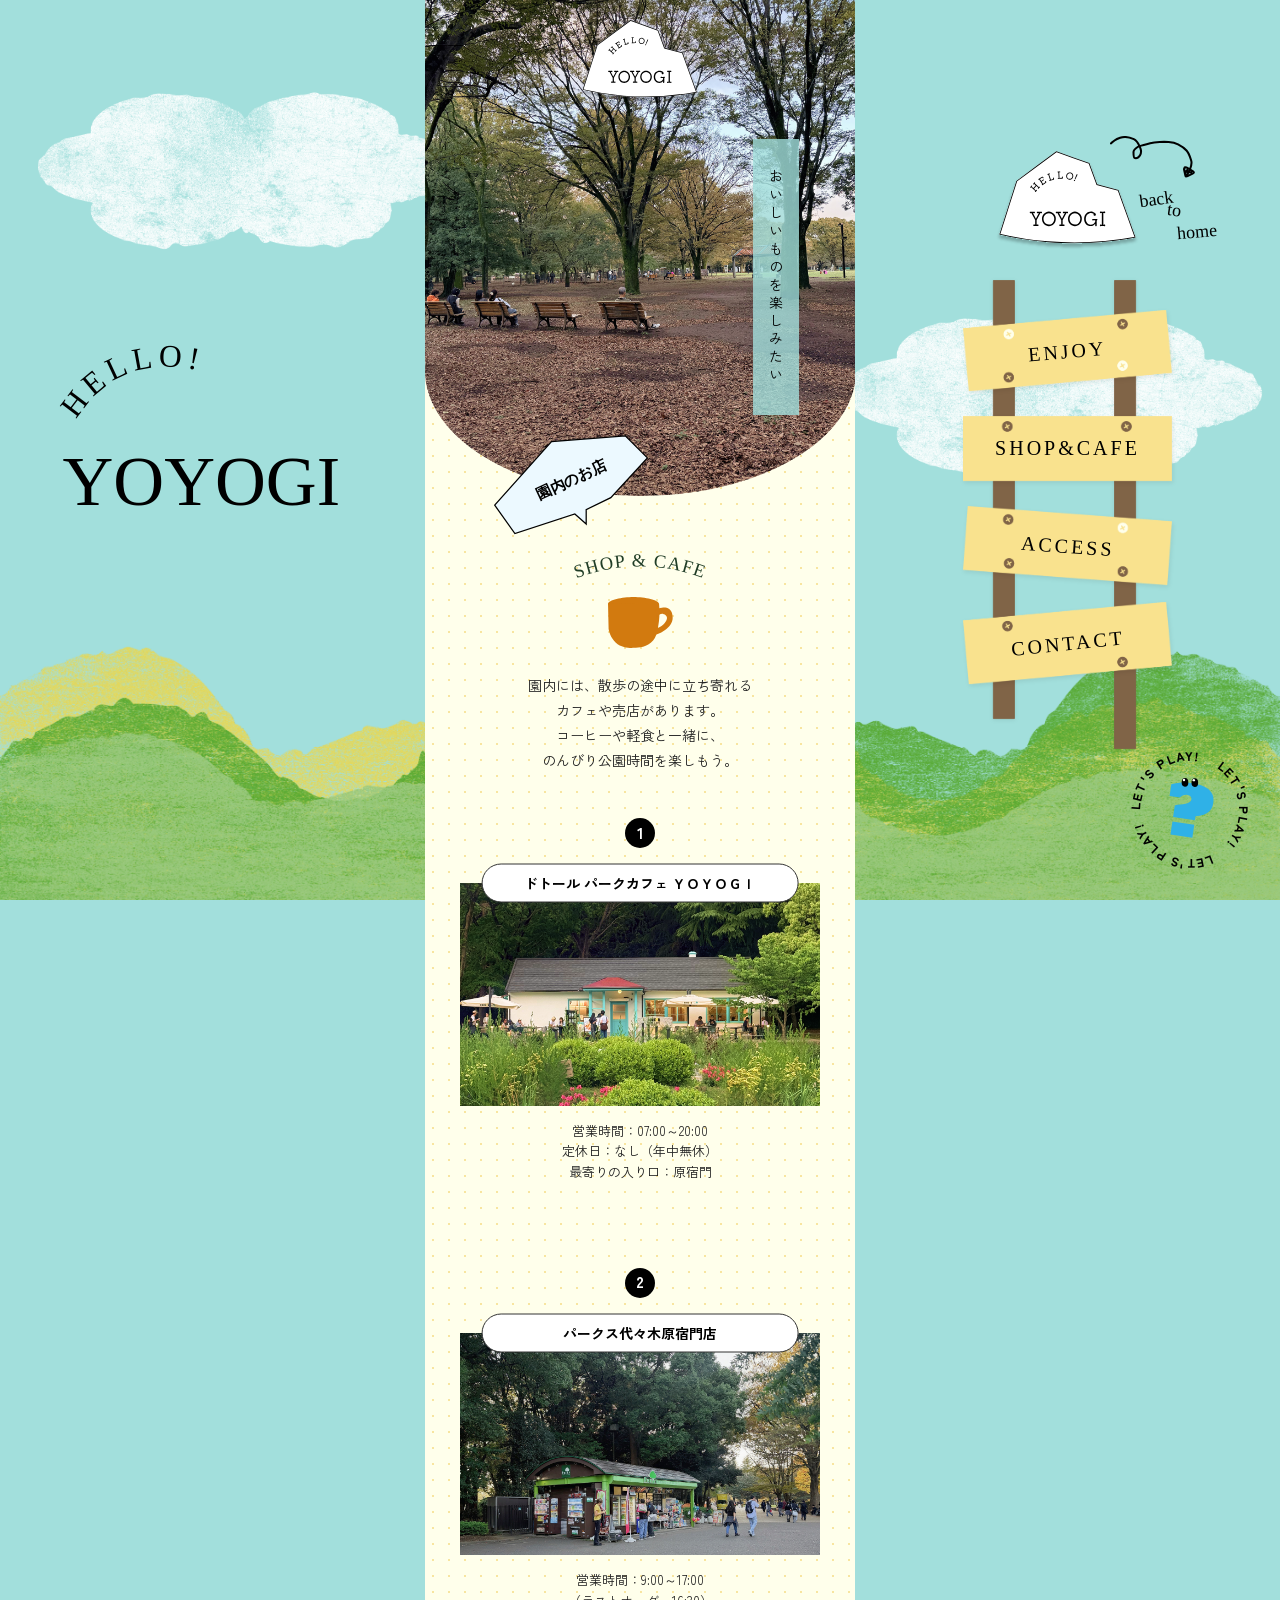
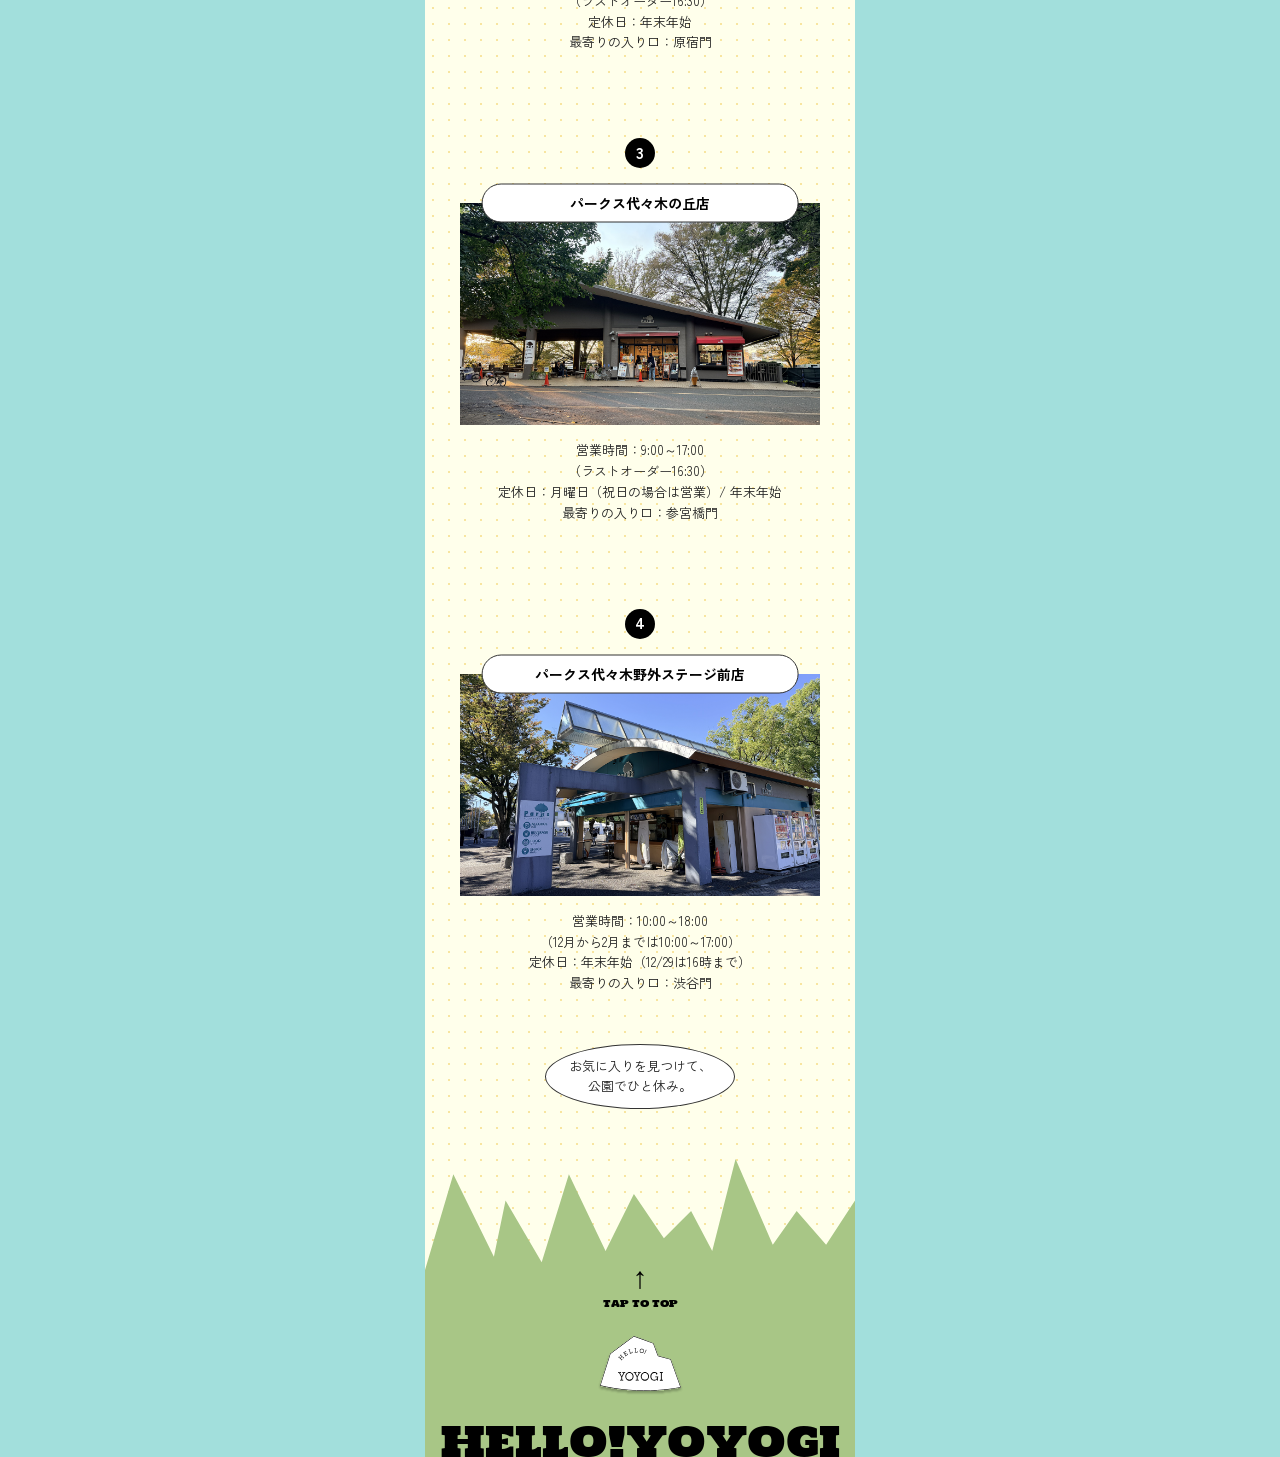
<file: shop.html>
<!DOCTYPE html>
<html lang="ja">

<head>
  <meta charset="UTF-8">
  <meta name="viewport" content="width=device-width, initial-scale=1.0">
  <title>HELLO!YOYOGI | SHOP&CAFE</title>

  <link rel="preconnect" href="https://fonts.googleapis.com">
  <link rel="preconnect" href="https://fonts.gstatic.com" crossorigin>
  <link href="https://fonts.googleapis.com/css2?family=Holtwood+One+SC&family=IM+Fell+English:ital@0;1&family=Zen+Kaku+Gothic+New:wght@300;400;500;700;900&display=swap" rel="stylesheet">

  <link rel="stylesheet" href="css/reset.css">
  <link rel="stylesheet" href="css/style.css">
</head>

<body>


  <div class="background">

    <div class="background__logo">

      <svg class="background__hello" viewBox="0 0 300 120">
        <path id="hello-curve"
          d="M 20,110 Q 100,-20 280,60"
          fill="none">
        </path>

        <text>
          <textPath href="#hello-curve">
            HELLO!
          </textPath>
        </text>
      </svg>

      <span class="background__yoyogi">YOYOGI</span>

    </div>

    <img src="images/nav-cloud.png" alt=""
      class="background__cloud background__cloud--left">

    <img src="images/nav-cloud.png" alt=""
      class="background__cloud background__cloud--right">

    <img src="images/nav-bg.png" alt=""
      class="background__hill">

  </div>



  <nav class="side-nav">

<a href="index.html" class="side-nav__logo">
    <img src="images/nav-logo.svg" alt="HELLO! YOYOGI">

    <img src="images/nav-home-arrow.svg" alt=""
        class="home-guide__arrow">

    <span class="home-guide">
        <span>back</span>
        <span>to</span>
        <span>home</span>
    </span>
</a>

    <div class="side-nav__menu">

      <img src="images/nav-pole.svg" alt=""
        class="side-nav__pole">

      <ul class="side-nav__list">

        <li class="side-nav__item">
          <a href="enjoy.html"
            class="side-nav__link side-nav__link--enjoy">
            <span>ENJOY</span>
          </a>
        </li>

        <li class="side-nav__item">
          <a href="shop.html"
            class="side-nav__link side-nav__link--shop">
            <span>SHOP&amp;CAFE</span>
          </a>
        </li>

        <li class="side-nav__item">
          <a href="access.html"
            class="side-nav__link side-nav__link--access">
            <span>ACCESS</span>
          </a>
        </li>

        <li class="side-nav__item">
          <a href="contact.html"
            class="side-nav__link side-nav__link--contact">
            <span>CONTACT</span>
          </a>
        </li>

      </ul>

    </div>

  </nav>


  <main class="main">

<button class="mobile-menu__button" type="button" aria-label="メニュー" aria-expanded="false">
    <span></span>
    <span></span>
    <span></span>
</button>

  <section class="mainvisual">

    <img src="images/shopcafe-main.png" alt="代々木公園"
      class="mainvisual__image">

    <a href="index.html" class="mainvisual__logo">
      <img src="images/nav-logo.svg" alt="HELLO! YOYOGI">
    </a>

    <p class="mainvisual__text">
      おいしいものを楽しみたい
    </p>

    <div class="mainvisual__fukidashi">
      <span>園内のお店</span>
    </div>

  </section>

  <section class="shop-intro">

    <h1 class="shop-intro__title">

      <svg viewBox="0 0 260 60">
        <path id="shop-curve"
          d="M 15,50 Q 130,-10 245,50"
          fill="none">
        </path>

        <text>
          <textPath href="#shop-curve"
            startOffset="50%" text-anchor="middle">
            SHOP &amp; CAFE
          </textPath>
        </text>
      </svg>

    </h1>

    <img src="images/cafeshop-ill.svg" alt=""
      class="shop-intro__ill">

    <p class="shop-intro__text">
      園内には、散歩の途中に立ち寄れる<br>
      カフェや売店があります。<br>
      コーヒーや軽食と一緒に、<br>
      のんびり公園時間を楽しもう。
    </p>

  </section>


  <!-- SHOP LIST -->
  <section class="shop-list">

    <!-- SHOP 01 -->
    <article class="shop-item">

      <span class="shop-item__number">1</span>

      <div class="shop-item__visual">

        <h2 class="shop-item__name">
          ドトール パークカフェ ＹＯＹＯＧＩ
        </h2>

        <img src="images/shopcafe-doutor.png"
          alt="ドトール パークカフェ ＹＯＹＯＧＩ"
          class="shop-item__image">

      </div>

      <div class="shop-item__info">
        <p>営業時間：07:00～20:00</p>
        <p>定休日：なし（年中無休）</p>
        <p>最寄りの入り口：原宿門</p>
      </div>

    </article>


    <!-- SHOP 02 -->
    <article class="shop-item">

      <span class="shop-item__number">2</span>

      <div class="shop-item__visual">

        <h2 class="shop-item__name">
          パークス代々木原宿門店
        </h2>

        <img src="images/shopcafe-parksharajuku.png"
          alt="パークス代々木原宿門店"
          class="shop-item__image">

      </div>

      <div class="shop-item__info">
        <p>営業時間：9:00～17:00</p>
        <p>（ラストオーダー16:30）</p>
        <p>定休日：年末年始</p>
        <p>最寄りの入り口：原宿門</p>
      </div>

    </article>


    <!-- SHOP 03 -->
    <article class="shop-item">

      <span class="shop-item__number">3</span>

      <div class="shop-item__visual">

        <h2 class="shop-item__name">
          パークス代々木の丘店
        </h2>

        <img src="images/shopcafe-parkshill.png"
          alt="パークス代々木の丘店"
          class="shop-item__image">

      </div>

      <div class="shop-item__info">
        <p>営業時間：9:00～17:00</p>
        <p>（ラストオーダー16:30）</p>
        <p>定休日：月曜日（祝日の場合は営業）/ 年末年始</p>
        <p>最寄りの入り口：参宮橋門</p>
      </div>

    </article>


    <!-- SHOP 04 -->
    <article class="shop-item">

      <span class="shop-item__number">4</span>

      <div class="shop-item__visual">

        <h2 class="shop-item__name">
          パークス代々木野外ステージ前店
        </h2>

        <img src="images/shopcafe-parksstage.png"
          alt="パークス代々木野外ステージ前店"
          class="shop-item__image">

      </div>

      <div class="shop-item__info">
        <p>営業時間：10:00～18:00</p>
        <p>（12月から2月までは10:00～17:00）</p>
        <p>定休日：年末年始（12/29は16時まで）</p>
        <p>最寄りの入り口：渋谷門</p>
      </div>

    </article>

  </section>

  <div class="shop-message">
    <p>
      お気に入りを見つけて、<br>
      公園でひと休み。
    </p>
  </div>

  <footer class="footer">

    <a href="#" class="footer__top">
      <span class="footer__arrow">↑</span>
      <span>TAP TO TOP</span>
    </a>

    <a href="index.html" class="footer__logo">
      <img src="images/nav-logo.svg" alt="HELLO! YOYOGI">
    </a>

    <p class="footer__title">HELLO!YOYOGI</p>

  </footer>

</main>


<button class="game-entry" type="button" aria-label="ゲームで遊ぶ">

    <svg class="game-entry__text" viewBox="0 0 200 200">

        <path id="game-circle"
            d="M100,100 m-76,0 a76,76 0 1,1 152,0 a76,76 0 1,1 -152,0"
            fill="none">
        </path>

        <text>
            <textPath href="#game-circle" textLength="477">
                LET'S PLAY!　 LET'S PLAY!　 LET'S PLAY!　
            </textPath>
        </text>

    </svg>

    <img src="images/game-character.svg" alt=""
        class="game-entry__character">

</button>


<div class="game-modal" id="game-modal" hidden>

    <div class="game-modal__content"
        role="dialog" aria-modal="true"
        aria-label="今日、なにする？">

        <button class="game-modal__close" type="button"
            aria-label="閉じる">×</button>


        <img src="images/nav-cloud.png" alt=""
            class="game-modal__cloud game-modal__cloud--left">

        <img src="images/nav-cloud.png" alt=""
            class="game-modal__cloud game-modal__cloud--right">


        <div class="game-modal__marks">

            <img src="images/game-question.svg" alt=""
                class="game-modal__mark game-modal__mark--01">

            <img src="images/game-question.svg" alt=""
                class="game-modal__mark game-modal__mark--02">

            <img src="images/game-question.svg" alt=""
                class="game-modal__mark game-modal__mark--03">

            <img src="images/game-question.svg" alt=""
                class="game-modal__mark game-modal__mark--04">

        </div>

        <div class="game-modal__stone">

            <img src="images/game-stone.svg" alt="">

            <p class="game-modal__message" aria-live="polite">
                今日、なにする？
            </p>

        </div>


        <button class="game-modal__start" type="button"
            aria-label="スタート">

            <img src="images/game-start.svg" alt="START">

        </button>


        <img src="images/nav-bg.png" alt=""
            class="game-modal__hill">

    </div>

</div>

  <script src="js/script.js"></script>

</body>
</html>
</file>
<file: css/style.css>
@charset "UTF-8";

:root {
    --color-primary: #A2DFDC;
}

.welcome__text,
.history__intro,
.history__item p,
.enjoy-item__text,
.shop-intro__text,
.access-intro__info,
.access-entrance__text,
.contact__message,
.contact__details,
.contact__complete p {
    font-size: 14px;
    line-height: 1.8;
    font-weight: 400;
    color: #222;
}

.enjoy-menu__item span,
.shop-item__info,
.access-map__station p,
.access-entrance__item p,
.shop-message,
.contact__privacy,
.seasons__caption {
    font-size: 13px;
    line-height: 1.6;
    font-weight: 400;
    color: #222;
}

.history__label,
.history__end,
.enjoy-menu__item a,
.enjoy-item__label,
.shop-item__name,
.access-map__title,
.access-entrance__title {
    background-color: #fff;
    border: 1px solid #333;
    border-radius: 30px;
}

.enjoy-item__image,
.shop-item__image,
.access-entrance__item img,
.about__item img {
    display: block;
    width: 100%;
}

.enjoy-item__visual,
.shop-item__visual,
.access-map__visual {
    position: relative;
}

/* ===== 白色橢圓框 ===== */

.history__label,
.history__end,
.enjoy-menu__item a,
.enjoy-item__label,
.access-map__title,
.access-entrance__title {
    font-family: "IM Fell English", serif;
    font-size: 14px;
    font-weight: 400;
    letter-spacing: 2px;
    color: #000;
}

/* ===== 基本設定 ===== */

html {
    scroll-behavior: smooth;
}

body {
    background-color: var(--color-primary);
    font-family: "Zen Kaku Gothic New", sans-serif;
    color: #222;
}

.background {
    display: none;
}

.main {
    width: 100%;
    min-height: 100vh;
    margin: 0 auto;
    background-color: #FFFFEB;
    background-image: radial-gradient(#F8E5A0 1.5px, transparent 1.5px);
    background-size: 16px 16px;
}

/* ===== MAIN VISUAL ===== */

.mainvisual {
    position: relative;
    width: 100%;
}

.mainvisual__image {
    display: block;
    width: 100%;
    aspect-ratio: 390 / 450;
    object-fit: cover;
    border-radius: 0 0 50% 50% / 0 0 20% 20%;
}

.mainvisual__logo {
    position: absolute;
    top: 20px;
    left: 50%;
    transform: translateX(-50%);
    width: 28%;
}

.mainvisual__logo img {
    display: block;
    width: 100%;
}

.mainvisual__text {
    position: absolute;
    top: 28%;
    right: 13%;
    writing-mode: vertical-rl;
    background-color: rgba(162, 223, 220, 0.8);
    padding: 30px 12px;
    font-size: 14px;
    letter-spacing: 4px;
    color: #000;
}

.mainvisual__fukidashi {
    position: absolute;
    bottom: -40px;
    left: 16%;
    width: 36%;
    aspect-ratio: 1.5 / 1;
    background-image: url("../images/ill-text.svg");
    background-repeat: no-repeat;
    background-position: center;
    background-size: contain;
    display: flex;
    justify-content: center;
    align-items: center;
    z-index: 2;
}

.mainvisual__fukidashi span {
    font-family: "A P-OTF Shin Go Min", serif;
    font-size: 15px;
    font-weight: 700;
    line-height: 1.3;
    text-align: center;
    transform: translateY(-4px) rotate(-25deg);
    color: #000;
}

.welcome__title,
.enjoy-menu__title,
.shop-intro__title,
.access-intro__title,
.contact__title {
    width: 160px;
    margin: 0 auto;
}

.welcome__title svg,
.enjoy-menu__title svg,
.shop-intro__title svg,
.access-intro__title svg,
.contact__title svg {
    display: block;
    width: 100%;
    overflow: visible;
}

.welcome__title text,
.enjoy-menu__title text,
.shop-intro__title text,
.access-intro__title text,
.contact__title text {
    font-family: "IM Fell English", serif;
    font-size: 30px;
    font-weight: 400;
    letter-spacing: 2px;
    fill: #203D26;
}

.shop-intro__title {
    width: 200px;
}

.shop-intro__title text {
    font-size: 24px;
    letter-spacing: 1.6px;
}


.welcome {
    padding: 55px 35px 45px;
    text-align: center;
    border-bottom: 1px solid #333;
}

.welcome__tree {
    display: block;
    width: 85px;
    margin: -5px auto 30px;
}

.welcome__text p {
    margin-bottom: 20px;
}

.welcome__text p:last-child {
    margin-bottom: 0;
}

/* ===== HOME / ABOUT ===== */

.about {
    padding: 30px 0 50px;
    border-bottom: 1px solid #333;
}

.about__title {
    width: 180px;
    margin: 0 auto 25px;
}

.about__title svg {
    display: block;
    width: 100%;
    overflow: visible;
}

.about__title text {
    font-family: "Zen Kaku Gothic New", sans-serif;
    font-size: 28px;
    font-weight: 700;
    fill: #000;
}

.about__item {
    position: relative;
    width: 56%;
    margin-bottom: -45px;
}

.about__item:nth-child(2) {
    margin-left: auto;
}

.about__item:last-child {
    margin-bottom: 0;
}

.about__name {
    position: relative;
    font-size: 15px;
    font-weight: 700;
    text-align: center;
    margin-bottom: -5px;
    z-index: 1;
    color: #000;
}


.history {
    position: relative;
    padding: 45px 40px;
    border-bottom: 1px solid #333;
}

.history__label,
.history__end {
    position: absolute;
    padding: 5px 0;
    box-shadow: 0 4px 4px rgba(0, 0, 0, 0.25);
    text-align: center;
}

.history__label {
    top: 0;
    left: 12%;
    transform: translateY(-50%);
    width: 110px;
}

.history__title {
    font-size: 20px;
    font-weight: 900;
    text-align: center;
    margin-bottom: 35px;
    color: #000;
}

.history__intro {
    margin-bottom: 35px;
}

.history__list {
    position: relative;
    padding-left: 20px;
    list-style: none;
}

.history__list::before {
    content: "";
    position: absolute;
    top: 10.5px;
    bottom: -45px;
    left: 0;
    width: 1px;
    background-color: #333;
}

.history__item {
    position: relative;
    padding-bottom: 40px;
}

.history__item:last-child {
    padding-bottom: 0;
}

.history__item::before {
    content: "";
    position: absolute;
    top: 13px;
    left: -26.5px;
    transform: translateY(-50%);
    width: 14px;
    height: 14px;
    background-color: var(--color-primary);
    border-radius: 50%;
    z-index: 1;
}

.history__year {
    font-size: 15px;
    font-weight: 700;
    line-height: 22px;
    margin-bottom: 5px;
    color: #000;
}

.history__end {
    bottom: 0;
    right: 12%;
    transform: translateY(50%);
    width: 180px;
}

/* ===== FOOTER ===== */

.footer {
    position: relative;
    margin-top: 50px;
    padding: 100px 0 0;
    text-align: center;
    overflow: hidden;
    container-type: inline-size;
    background-image: url("../images/foooter-bg.svg");
    background-repeat: no-repeat;
    background-position: center top;
    background-size: 100% auto;
}

.footer__top {
    display: inline-flex;
    flex-direction: column;
    align-items: center;
    font-family: "Holtwood One SC", serif;
    font-size: 10px;
    color: #000;
    text-decoration: none;
    transition: transform 0.3s;
}

.footer__arrow {
    font-size: 30px;
    line-height: 1.2;
}

.footer__top:hover {
    transform: translateY(-5px);
}

.footer__logo {
    display: block;
    width: 85px;
    margin: 25px auto;
    transition: transform 0.3s;
}

.footer__logo img {
    display: block;
    width: 100%;
}

.footer__logo:hover {
    transform: scale(1.05);
}

.footer__title {
    font-family: "Holtwood One SC", serif;
    font-size: 9.6cqw;
    line-height: 0.9;
    color: #000;
    white-space: nowrap;
    margin: 0;
    transform: translateY(3px);
}

/* ===== SIDE NAVIGATION ===== */

.side-nav__logo {
    display: block;
    width: 65%;
    margin: 0 auto 30px;
    transition: transform 0.3s;
    position: relative;
}

.side-nav__logo img {
    width: 100%;
}

.side-nav__menu {
    position: relative;
    padding: 30px 0 65px;
}

.side-nav__pole {
    position: absolute;
    top: 0;
    left: 15.5%;
    width: 66%;
    height: 100%;
    transform: scaleX(1.08);
    z-index: 0;
    filter: drop-shadow(0 1px 2px rgba(0, 0, 0, 0.08));
}

.side-nav__list {
    position: relative;
    z-index: 1;
    list-style: none;
}

.side-nav__item {
    margin-bottom: 16px;
}

.side-nav__item:last-child {
    margin-bottom: 0;
}

.side-nav__link {
    display: flex;
    justify-content: center;
    align-items: center;
    width: 100%;
    aspect-ratio: 2.7 / 1;
    background-repeat: no-repeat;
    background-position: center;
    background-size: 95% auto;
    font-family: "IM Fell English", serif;
    font-weight: 400;
    font-style: normal;
    font-size: 20px;
    text-decoration: none;
    letter-spacing: 3px;
    color: #000;
    filter: drop-shadow(1px 2px 2px rgba(0, 0, 0, 0.08));
    transition: transform 0.3s;
}

.side-nav__link--enjoy {
    background-image: url("../images/nav-menu-enjoy.png");
}

.side-nav__link--enjoy span {
    transform: rotate(-5deg);
}

.side-nav__link--shop {
    background-image: url("../images/nav-menu-shopcafe.png");
}

.side-nav__link--access {
    background-image: url("../images/nav-menu-access.png");
}

.side-nav__link--access span {
    transform: rotate(4deg);
}

.side-nav__link--contact {
    background-image: url("../images/nav-menu-contact.png");
}

.side-nav__link--contact span {
    transform: rotate(-6deg);
}

.side-nav__link:hover,
.side-nav__logo:hover {
    transform: scale(1.05);
}

/* ===== ENJOY ===== */

.enjoy-menu {
    padding: 55px 30px 45px;
    text-align: center;
}

.enjoy-menu__ill {
    display: block;
    width: 75px;
    margin: -5px auto 25px;
}

.enjoy-menu__list {
    display: grid;
    grid-template-columns: repeat(2, 1fr);
    gap: 20px 15px;
    list-style: none;
}

.enjoy-menu__item {
    text-align: center;
}

.enjoy-menu__item a {
    display: block;
    width: 85%;
    padding: 5px 0;
    margin: 0 auto;
    text-decoration: none;
    transition: background-color 0.3s;
}

.enjoy-menu__item a:hover {
    background-color: var(--color-primary);
}

.enjoy-menu__item span {
    letter-spacing: normal;
    display: block;
    margin-top: 6px;
}

.enjoy-contents {
    padding: 15px 35px 0;
}

.enjoy-item {
    margin-bottom: 65px;
    scroll-margin-top: 30px;
}

.enjoy-item:last-child {
    margin-bottom: 40px;
}

.enjoy-item__label {
    position: absolute;
    top: 0;
    left: 50%;
    transform: translate(-50%, -50%);
    width: 120px;
    padding: 5px 0;
    text-align: center;
    z-index: 1;
}

.enjoy-item__image {
    height: auto;
}

.enjoy-item__subtitle {
    position: relative;
    font-family: "A P-OTF Folk ProN", serif;
    font-size: 15px;
    font-weight: 700;
    margin: -24px 0 45px -8px;
    color: #000;
}

.enjoy-item__text {
    padding: 0 8px;
}

.enjoy-item__text h3 {
    font-size: 15px;
    font-weight: 700;
    margin-bottom: 5px;
    color: #000;
}

/* SEASONS */

.seasons {
    padding-bottom: 15px;
}

.seasons__slider {
    position: relative;
    display: grid;
}

.seasons__item {
    position: relative;
    grid-area: 1 / 1;
    opacity: 0;
    visibility: hidden;
    transition: opacity 1s, visibility 1s;
}

.seasons__item.is-active {
    opacity: 1;
    visibility: visible;
    z-index: 1;
}

.seasons__image {
    display: block;
    width: 100%;
    aspect-ratio: 390 / 500;
    object-fit: cover;
    border-radius: 0 50% 0 0 / 0 55% 0 0;
}

.seasons__label {
    position: absolute;
    top: -20px;
    right: 6%;
    display: flex;
    align-items: center;
}

.seasons__jp,
.seasons__en {
    display: flex;
    justify-content: center;
    align-items: center;
    width: 73px;
    height: 73px;
    background-repeat: no-repeat;
    background-position: center;
    background-size: contain;
    font-family: "A P-OTF UD ShinGoCon50 Pr6N", sans-serif;
    font-weight: 400;
}

.seasons__jp {
    background-image: url("../images/enjoy-nature-ill-whitestar.svg");
    font-size: 20px;
}

.seasons__en {
    margin: 105px 0 0 -12px;
    background-image: url("../images/enjoy-nature-ill-blackstar.svg");
    font-size: 12px;
    color: #fff;
}

.seasons__caption {
    position: absolute;
    bottom: 0;
    right: 8%;
    transform: translateY(50%);
    width: max-content;
    height: 62px;
    padding: 0 25px;
    box-sizing: border-box;
    display: flex;
    justify-content: center;
    align-items: center;
    background-color: #fff;
    border: 1px solid #333;
    border-radius: 50%;
    text-align: center;
    white-space: nowrap;
}

.seasons__controls {
    display: flex;
    justify-content: center;
    gap: 12px;
    margin-top: 50px;
}

.seasons__button {
    width: 30px;
    height: 30px;
    background-color: #fff;
    border: 1px solid #333;
    border-radius: 50%;
    font-family: inherit;
    font-size: 12px;
    cursor: pointer;
    transition: background-color 0.3s;
}

.seasons__button:hover,
.seasons__button.is-active {
    background-color: var(--color-primary);
}

/* ===== SHOP & CAFE ===== */

.shop-intro {
    padding: 55px 35px 45px;
    text-align: center;
}

.shop-intro__ill {
    display: block;
    width: 65px;
    margin: 0 auto 25px;
}

.shop-list {
    padding: 0 35px;
}

.shop-item {
    margin-bottom: 85px;
    text-align: center;
}

.shop-item:last-child {
    margin-bottom: 0;
}

.shop-item__number {
    display: flex;
    justify-content: center;
    align-items: center;
    width: 30px;
    height: 30px;
    margin: 0 auto 35px;
    background-color: #000;
    border-radius: 50%;
    font-family: "Zen Kaku Gothic New", sans-serif;
    font-size: 16px;
    font-weight: 700;
    line-height: 1;
    color: #fff;
    padding-bottom: 3px;
    box-sizing: border-box;
}

.shop-item__name {
    position: absolute;
    top: 0;
    left: 50%;
    transform: translate(-50%, -50%);
    width: 88%;
    padding: 8px 5px;
    box-sizing: border-box;
    text-align: center;
    font-family: "Zen Kaku Gothic New", sans-serif;
    font-size: 14px;
    font-weight: 700;
    line-height: 1.5;
    letter-spacing: 0;
    color: #000;
    z-index: 1;
}

.shop-item__image {
    height: auto;
}

.shop-item__info {
    margin-top: 15px;
    text-align: center;
}

.shop-message {
    display: flex;
    justify-content: center;
    align-items: center;
    width: 190px;
    height: 65px;
    margin: 50px auto 0;
    background-color: #fff;
    border: 1px solid #333;
    border-radius: 50%;
    text-align: center;
}

/* ACCESS */

.access-intro {
    padding: 55px 25px 60px;
    text-align: center;
}

.access-intro__ill {
    display: block;
    width: 65px;
    margin: 0 auto 30px;
}

.access-intro__heading {
    font-size: 16px;
    font-weight: 700;
    margin-bottom: 15px;
    color: #000;
}

.access-intro__info p {
    margin-bottom: 8px;
}

.access-intro__info p:last-child {
    margin-bottom: 0;
}

.access-map {
    padding: 15px 30px 0;
}

.access-map__title {
    position: absolute;
    top: 0;
    left: 50%;
    transform: translate(-50%, -50%);
    width: 110px;
    padding: 6px 0;
    text-align: center;
    z-index: 1;
}

.access-map__image {
    display: block;
    width: 100%;
    aspect-ratio: 4 / 3;
    border: 0;
    filter: grayscale(100%);
}

.access-map__stations {
    margin-top: 50px;
    list-style: none;
    text-align: center;
}

.access-map__station {
    margin-bottom: 25px;
}

.access-map__station:last-child {
    margin-bottom: 0;
}

.access-map__station h3 {
    font-size: 16px;
    font-weight: 700;
    margin-bottom: 5px;
    color: #000;
}

.access-map + .footer {
    margin-top: 30px;
}

/* ACCESS ENTRANCE */

.access-entrance {
    padding: 70px 30px 0;
    text-align: center;
}

.access-entrance__title {
    width: 110px;
    padding: 6px 0;
    margin: 0 auto 30px;
}

.access-entrance__heading {
    font-size: 16px;
    font-weight: 700;
    margin-bottom: 8px;
    color: #000;
}

.access-entrance__text {
    margin-bottom: 40px;
}

.access-entrance__list {
    display: grid;
    grid-template-columns: repeat(2, minmax(0, 1fr));
    gap: 40px 20px;
    list-style: none;
}

.access-entrance__item img {
    height: auto;
}

.access-entrance__item h4 {
    font-size: 16px;
    font-weight: 700;
    margin-top: 8px;
    margin-bottom: 5px;
    color: #000;
}

.access-entrance + .footer {
    margin-top: 45px;
}

/* ===== CONTACT ===== */

.contact {
    padding: 55px 35px 0;
}

.contact__ill {
    display: block;
    width: 65px;
    margin: 0 auto 30px;
}

.contact__steps {
    display: flex;
    justify-content: space-between;
    gap: 12px;
    list-style: none;
    margin-bottom: 45px;
}

.contact__step {
    flex: 1;
    padding: 8px 10px 8px 5px;
    background-color: #C9C9B8;
    color: #fff;
    clip-path: polygon(0 0, 88% 0, 100% 50%, 88% 100%, 0 100%);
    font-size: 12px;
    text-align: center;
    line-height: 1.4;
}

.contact__step span {
    display: block;
    font-size: 10px;
}

.contact__step.is-active {
    background-color: #000;
}

.contact__field {
    margin-bottom: 22px;
}

.contact__label {
    display: block;
    margin-bottom: 6px;
    font-size: 15px;
    font-weight: 700;
    color: #000;
}

.contact__required {
    color: #D9534F;
    font-size: 12px;
    font-weight: 700;
    margin-left: 5px;
}

.contact__name {
    display: flex;
    gap: 12px;
}

.contact__name input {
    flex: 1;
    min-width: 0;
}

.contact__form input[type="text"],
.contact__form input[type="email"],
.contact__form textarea,
.contact__form select {
    display: block;
    width: 100%;
    padding: 8px;
    box-sizing: border-box;
    background-color: #fff;
    border: 1px solid #333;
    border-radius: 0;
    font-family: inherit;
    font-size: 14px;
}

.contact__form textarea {
    height: 150px;
    resize: vertical;
}

.contact__privacy {
    display: flex;
    align-items: center;
    flex-wrap: wrap;
    gap: 4px;
    cursor: pointer;
}

.contact__privacy input {
    accent-color: #203D26;
}

.contact__error {
    color: #D9534F;
    font-size: 12px;
    margin-top: 5px;
}

.contact__error:empty {
    display: none;
}

.contact__button {
    display: block;
    width: 110px;
    padding: 10px 0;
    margin: 30px auto 0;
    background-color: #000;
    color: #fff;
    border: 1px solid #000;
    border-radius: 30px;
    font-family: inherit;
    font-size: 12px;
    text-align: center;
    text-decoration: none;
    cursor: pointer;
    transition: opacity .3s;
}

.contact__button:hover {
    opacity: .7;
}

.contact__button--back {
    background-color: #fff;
    color: #000;
}

.contact__buttons {
    display: flex;
    justify-content: center;
    gap: 15px;
}

.contact__message {
    text-align: center;
    margin-bottom: 25px;
}

.contact__details {
    overflow-wrap: anywhere;
}

.contact__details dt {
    font-weight: 700;
    margin-bottom: 8px;
}

.contact__details dd {
    padding: 12px;
    margin-bottom: 25px;
    background-color: #fff;
    border: 1px solid #333;
    white-space: pre-wrap;
}

.contact__complete {
    text-align: center;
    padding: 20px 0 40px;
}

.contact__complete h2 {
    font-size: 16px;
    margin-bottom: 20px;
    font-weight: 700;
    color: #000;
}

.contact__complete p {
    margin-bottom: 10px;
}

.contact__form input::placeholder,
.contact__form textarea::placeholder {
    color: #999;
    font-size: 13px;
    font-weight: 400;
}

.contact__form select {
    padding: 10px;
    color: #333;
    cursor: pointer;
    appearance: none;
    background-image: url("data:image/svg+xml,%3Csvg xmlns='http://www.w3.org/2000/svg' viewBox='0 0 24 24' fill='none' stroke='%23666' stroke-width='1.5'%3E%3Cpath d='m6 9 6 6 6-6'/%3E%3C/svg%3E");
    background-repeat: no-repeat;
    background-position: right 12px center;
    background-size: 16px;
    padding-right: 35px;
}

.contact__form select:invalid {
    color: #999;
}

.contact__complete p:nth-of-type(2) {
    font-size: 12px;
    color: #666;
}

 /* MOBILE MENU  */

.mobile-menu__button {
    display: none;
}

/* BACK TO HOME */

.home-guide {
    position: absolute;
    top: 35%;
    left: 100%;
    width: 90px;
    font-family: "IM Fell English", serif;
    font-size: 18px;
    font-weight: 400;
    line-height: 1;
    color: #000;
    text-align: left;
}

.home-guide span {
    display: block;
}

.home-guide span:nth-child(1) {
    transform: rotate(-8deg);
}

.home-guide span:nth-child(2) {
    margin-left: 28px;
    transform: rotate(8deg);
}

.home-guide span:nth-child(3) {
    margin-left: 38px;
    transform: rotate(-5deg);
}

.side-nav__logo .home-guide__arrow {
    position: absolute;
    width: 85px;
    height: auto;
    top: -15px;
    left: 80%;
}


.game-entry {
    position: fixed;
    bottom: 25px;
    right: 25px;
    width: 130px;
    aspect-ratio: 1 / 1;
    padding: 0;
    background: none;
    border: none;
    cursor: pointer;
    z-index: 20;
    transition: scale .3s;
}

.game-entry:hover {
    scale: 1.08;
}


.game-entry__text {
    display: block;
    width: 100%;
    animation: game-rotate 15s linear infinite;
}

.game-entry__text text {
    font-family: "Zen Kaku Gothic New", sans-serif;
    font-size: 19px;
    font-weight: 900;
    fill: #000;
}


.game-entry__character {
    position: absolute;
    top: 25%;
    left: 30%;
    width: 40%;
    animation: game-sway 1.8s ease-in-out infinite;
}

/* 外圈旋轉 */

@keyframes game-rotate {
    to {
        transform: rotate(360deg);
    }
}

/* 角色左右搖晃 */

@keyframes game-sway {
    0%, 100% {
        transform: rotate(-8deg);
    }

    50% {
        transform: rotate(8deg);
    }
}


.game-modal {
    position: fixed;
    inset: 0;
    display: flex;
    justify-content: center;
    align-items: center;
    padding: 15px;
    box-sizing: border-box;
    background-color: rgba(0, 0, 0, .5);
    z-index: 200;
}

.game-modal[hidden] {
    display: none;
}

.game-modal__content {
    position: relative;
    width: min(390px, 100%, calc((100dvh - 30px) * 390 / 665));
    aspect-ratio: 390 / 665;
    background-color: #FBE28C;
    overflow: hidden;
    container-type: inline-size;
    border-radius: 25px;
}


.game-modal__close {
    position: absolute;
    top: 10px;
    right: 15px;
    background: none;
    border: none;
    font-size: 32px;
    color: #000;
    cursor: pointer;
    z-index: 10;
}


.game-modal__cloud {
    position: absolute;
    width: 70%;
    pointer-events: none;
}

.game-modal__cloud--left {
    top: 8%;
    left: -3%;
}

.game-modal__cloud--right {
    top: 46%;
    right: -3%;
}


.game-modal__mark {
    position: absolute;
    height: auto;
    z-index: 1;
}

.game-modal__mark--01 {
    width: 27%;
    top: 7%;
    left: 10%;
    transform: rotate(-20deg);
}

.game-modal__mark--02 {
    width: 18%;
    top: 18%;
    right: 8%;
    transform: rotate(10deg);
}

.game-modal__mark--03 {
    width: 19%;
    top: 48%;
    left: 6%;
    transform: rotate(-15deg);
}

.game-modal__mark--04 {
    width: 10%;
    top: 70%;
    right: 12%;
    transform: rotate(15deg);
}


.game-modal__stone {
    position: absolute;
    top: 17%;
    left: 50%;
    transform: translateX(-50%);
    width: 74%;
    z-index: 2;
}

.game-modal__stone img {
    display: block;
    width: 100%;
}


.game-modal__message {
    position: absolute;
    top: 63%;
    left: 50%;
    transform: translate(-50%, -50%);
    width: 85%;
    font-size: 4.6cqw;
    font-weight: 500;
    line-height: 1.6;
    letter-spacing: 2px;
    text-align: center;
    color: #000;
    white-space: pre-line;
}

/* START・STOP・RETRY */

.game-modal__start {
    position: absolute;
    top: 67%;
    left: 50%;
    transform: translateX(-50%);
    width: 30%;
    padding: 0;
    background: none;
    border: none;
    border-radius: 50%;
    cursor: pointer;
    z-index: 3;
}

.game-modal__start img {
    display: block;
    width: 100%;
    border-radius: 50%;
    box-shadow: 0 8px 0 #A90000;
    transition: filter .2s;
}

.game-modal__start:hover img {
    filter: brightness(1.15);
}

.game-modal__start.is-pressed img {
    animation: game-press .25s ease;
}

@keyframes game-press {
    0%, 100% {
        transform: translateY(0);
        box-shadow: 0 8px 0 #A90000;
    }

    50% {
        transform: translateY(7px);
        box-shadow: 0 1px 0 #A90000;
    }
}


.game-modal__hill {
    position: absolute;
    bottom: 0;
    left: 0;
    width: 100%;
    pointer-events: none;
}

body.game-open {
    overflow: hidden;
}

/* RESPONSIVE */

@media screen and (min-width: 769px) {
    .background {
        display: block;
        position: fixed;
        top: 0;
        left: 0;
        width: 100%;
        height: 100vh;
        pointer-events: none;
    }

    .background__logo {
        position: absolute;
        top: 48%;
        left: calc(25% - 107.5px);
        transform: translate(-50%, -50%);
        font-family: "IM Fell English", serif;
        color: #000;
        z-index: 1;
    }

    .background__hello {
        display: block;
        width: 66%;
        margin-bottom: 20px;
        overflow: visible;
    }

    .background__hello text {
        font-family: "IM Fell English", serif;
        font-size: 48px;
        letter-spacing: 8px;
        fill: #000;
    }

    .background__yoyogi {
        display: block;
        font-size: 5.5vw;
        line-height: 1;
    }

    .background__cloud {
        position: absolute;
        width: 35%;
    }

    .background__cloud--left {
        top: 10%;
        left: 1%;
        animation: cloud-left 15s linear infinite alternate;
    }

    .background__cloud--right {
        top: 35%;
        right: 1%;
        animation: cloud-right 20s linear infinite alternate;
    }

    @keyframes cloud-left {
        from {
            transform: translateX(0);
        }
        to {
            transform: translateX(120px);
        }
    }

    @keyframes cloud-right {
        from {
            transform: translateX(0);
        }
        to {
            transform: translateX(-120px);
        }
    }

    .background__hill {
        position: absolute;
        width: 100%;
        bottom: 0;
        left: 0;
    }

    .main {
        position: relative;
        width: 430px;
    }

    .side-nav {
        display: block;
        position: fixed;
        top: 50%;
        left: calc(75% + 107.5px);
        transform: translate(-50%, -50%);
        width: 220px;
        z-index: 10;
    }
}

@media screen and (min-width: 769px) and (max-width: 1279px) {
    .background__logo {
        display: none;
    }

    .main {
        margin-left: 11%;
        margin-right: 0;
    }

    .side-nav {
        left: calc((100% + 11vw + 430px) / 2);
        width: 180px;
    }

    .side-nav__link {
        font-size: 16px;
    }

    .background__cloud {
        width: 40%;
    }

    .background__cloud--left {
        top: 13%;
        left: 2%;
    }

    .background__cloud--right {
        top: 35%;
        right: 0;
    }

    .game-entry {
        width: 110px;
    }
}

@media screen and (min-width: 769px) and (max-width: 1279px) and (orientation: portrait) {
    .side-nav {
        top: 45%;
    }

    .background__hill {
        width: 150%;
        max-width: none;
        left: 50%;
        bottom: 0;
        transform: translateX(-50%);
    }
}

@media screen and (min-width: 769px) and (max-height: 650px) {
    .side-nav {
        top: 20px;
        transform: translateX(-50%);
        overflow: visible;
    }
}

@media screen and (max-width: 768px) {
    .mobile-menu__button {
        display: flex;
        position: fixed;
        top: 20px;
        right: 20px;
        width: 50px;
        height: 50px;
        flex-direction: column;
        justify-content: center;
        align-items: center;
        gap: 5px;
        background-color: #FBE28C;
        border: 1px solid #333;
        border-radius: 50%;
        cursor: pointer;
        z-index: 100;
    }

    .mobile-menu__button span {
        display: block;
        width: 22px;
        height: 2px;
        background-color: #000;
        border-radius: 2px;
        transition: transform .3s, opacity .3s;
    }

    .side-nav {
        display: flex;
        position: fixed;
        top: 0;
        left: 0;
        width: 100%;
        height: 100dvh;
        box-sizing: border-box;
        padding: 30px 0;
        flex-direction: column;
        justify-content: safe center;
        align-items: center;
        background-color: var(--color-primary);
        background-image: url("../images/nav-bg.png");
        background-repeat: no-repeat;
        background-position: center bottom;
        background-size: auto 25%;
        transform: none;
        overflow-y: auto;
        opacity: 0;
        visibility: hidden;
        transition: opacity .4s, visibility .4s;
        z-index: 90;
    }

    .side-nav.is-open {
        opacity: 1;
        visibility: visible;
    }

    .side-nav__logo {
        width: 120px;
        flex-shrink: 0;
        margin: 0 auto 20px;
    }

    .side-nav__menu {
        width: min(230px, 90vw);
        flex-shrink: 0;
    }

    .mobile-menu__button.is-active span:nth-child(1) {
        transform: translateY(7px) rotate(45deg);
    }

    .mobile-menu__button.is-active span:nth-child(2) {
        opacity: 0;
    }

    .mobile-menu__button.is-active span:nth-child(3) {
        transform: translateY(-7px) rotate(-45deg);
    }

    body.menu-open {
        overflow: hidden;
    }

    .game-entry {
        width: 90px;
        right: 15px;
        bottom: 15px;
    }
}

@media (prefers-reduced-motion: reduce) {

    .game-entry__text,
    .game-entry__character {
        animation: none;
    }

}
</file>
